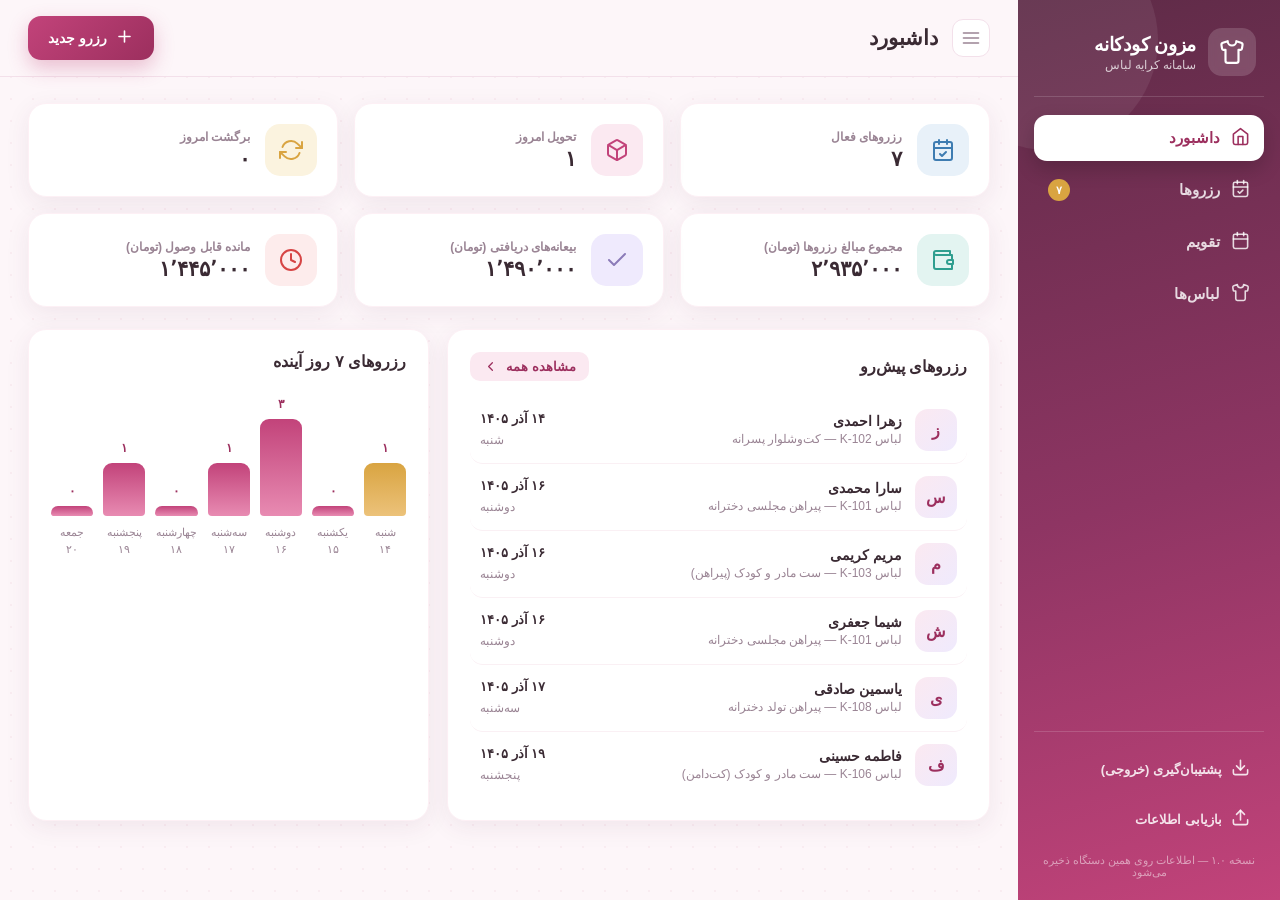
<file: mezon-project/index.html>
<!DOCTYPE html>
<html lang="fa" dir="rtl">
<head>
<meta charset="UTF-8">
<meta name="viewport" content="width=device-width, initial-scale=1.0">
<title>مزون کودکانه | سامانه کرایه لباس</title>
<link rel="stylesheet" href="css/style.css">
</head>
<body>

<div class="app">
  <!-- ============ نوار کناری ============ -->
  <aside class="sidebar" id="sidebar">
    <div class="brand">
      <div class="brand-logo" id="brand-logo"></div>
      <div>
        <h1>مزون کودکانه</h1>
        <p>سامانه کرایه لباس</p>
      </div>
    </div>
    <nav class="nav" id="main-nav">
      <button class="nav-item active" data-view="dashboard"><span data-icon="home"></span> داشبورد</button>
      <button class="nav-item" data-view="reservations"><span data-icon="calendar-check"></span> رزروها <span class="nav-badge" id="nav-res-count">۰</span></button>
      <button class="nav-item" data-view="calendar"><span data-icon="calendar"></span> تقویم</button>
      <button class="nav-item" data-view="inventory"><span data-icon="shirt"></span> لباس‌ها</button>
    </nav>
    <div class="sidebar-footer">
      <button id="btn-backup"><span data-icon="download"></span> پشتیبان‌گیری (خروجی)</button>
      <button id="btn-restore"><span data-icon="upload"></span> بازیابی اطلاعات</button>
      <input type="file" id="file-restore" accept=".json,application/json" hidden>
      <div class="sidebar-ver">نسخه ۱.۰ — اطلاعات روی همین دستگاه ذخیره می‌شود</div>
    </div>
  </aside>
  <div class="overlay" id="overlay"></div>

  <!-- ============ بخش اصلی ============ -->
  <main class="main">
    <header class="topbar">
      <button class="icon-btn menu-btn" id="menu-btn" aria-label="منو"></button>
      <h2 id="page-title">داشبورد</h2>
      <div class="topbar-actions">
        <button class="btn btn-primary" id="btn-new-reservation"><span data-icon="plus"></span> رزرو جدید</button>
      </div>
    </header>
    <div class="content">
      <section id="view-dashboard" class="view"></section>
      <section id="view-reservations" class="view"></section>
      <section id="view-calendar" class="view"></section>
      <section id="view-inventory" class="view"></section>
    </div>
  </main>
</div>

<div id="modal-root"></div>
<div id="toast-root"></div>
<div id="receipt-print"></div>

<script src="js/app.js"></script>
</body>
</html>
</file>
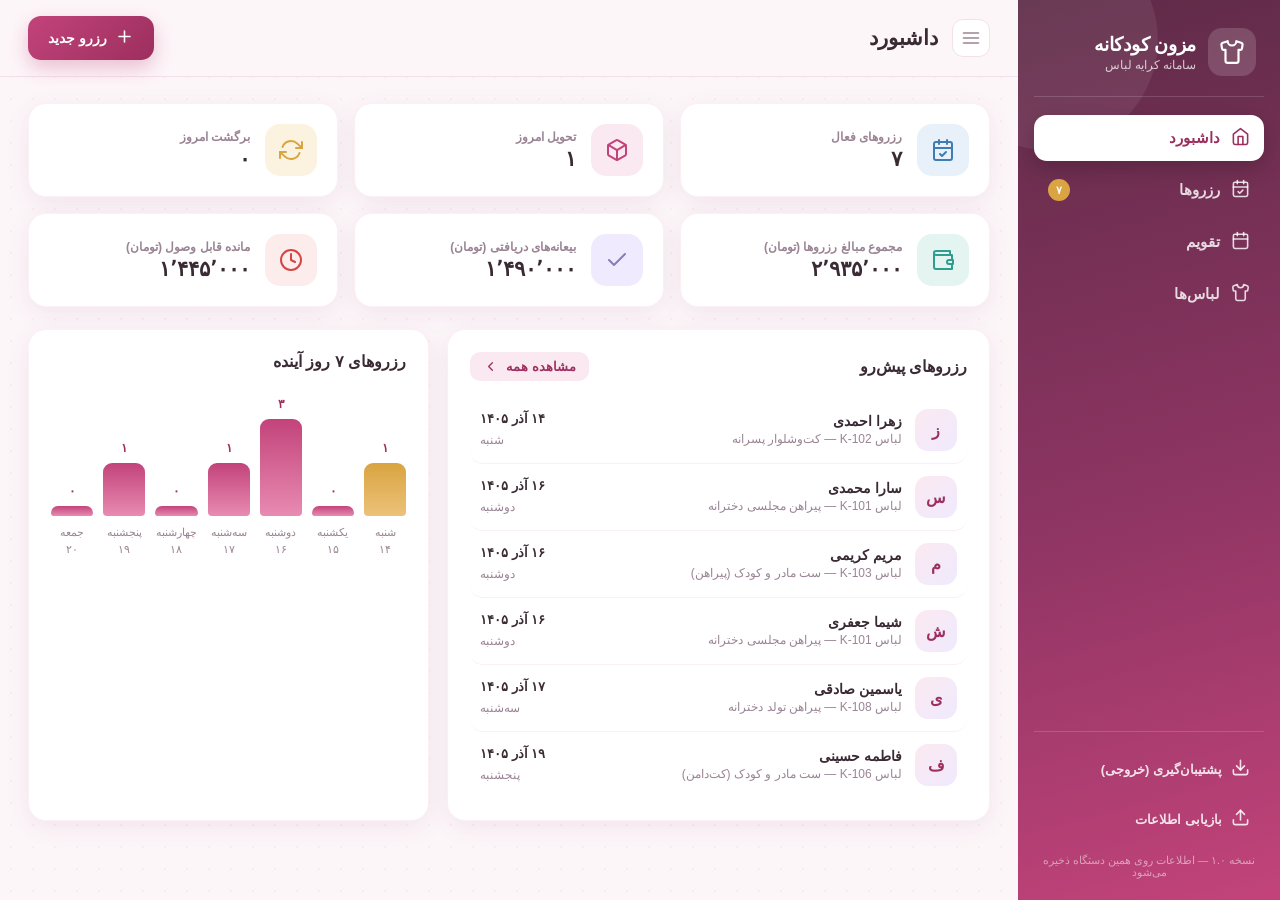
<file: rental-app/index.html>
<!DOCTYPE html>
<html lang="fa" dir="rtl">
<head>
<meta charset="UTF-8">
<meta name="viewport" content="width=device-width, initial-scale=1.0">
<title>مزون کودکانه | سامانه کرایه لباس</title>
<style>
/* ============================================================
   طراحی رابط کاربری — مزون کودکانه
   ============================================================ */
:root{
  --rose:#c2437a; --rose-dark:#9c2f5e; --rose-light:#fbe9f1;
  --plum:#5e2b47; --lav:#8b7bb8; --lav-light:#efeafd;
  --mint:#2f9e8f; --mint-light:#e3f4f1;
  --gold:#d9a441; --gold-light:#fbf3df;
  --blue:#3e7cb1; --blue-light:#e8f1f9;
  --danger:#d64545; --danger-light:#fdecec;
  --bg:#fdf6f9; --card:#ffffff; --ink:#3a2a33; --muted:#9a8494;
  --line:#f3e0ea; --radius:18px;
  --shadow:0 6px 24px rgba(94,43,71,.08);
  --shadow-lg:0 18px 50px rgba(94,43,71,.18);
}
*{margin:0;padding:0;box-sizing:border-box}
html{scroll-behavior:smooth}
body{
  font-family:'Vazirmatn','Segoe UI',Tahoma,sans-serif;
  background:var(--bg); color:var(--ink); min-height:100vh;
  background-image:radial-gradient(rgba(194,67,122,.06) 1px, transparent 1px);
  background-size:22px 22px;
}
button{font-family:inherit;cursor:pointer;border:none;background:none;color:inherit}
input,select,textarea{font-family:inherit;font-size:14px;color:var(--ink)}
.ltr{direction:ltr;unicode-bidi:embed}
::-webkit-scrollbar{width:9px;height:9px}
::-webkit-scrollbar-thumb{background:#e6c6d6;border-radius:99px}
::-webkit-scrollbar-track{background:transparent}

/* ---------- چیدمان کلی ---------- */
.app{display:flex;min-height:100vh}
.sidebar{
  width:262px;position:fixed;inset-inline-start:0;top:0;bottom:0;z-index:60;
  background:linear-gradient(165deg,#5e2b47 0%,#8e3563 55%,#c2437a 100%);
  color:#fff;display:flex;flex-direction:column;padding:22px 16px;
  transition:transform .3s ease;overflow-y:auto;
}
.sidebar::after{content:'';position:absolute;width:220px;height:220px;border-radius:50%;
  background:rgba(255,255,255,.07);top:-70px;inset-inline-end:-80px;pointer-events:none}
.brand{display:flex;align-items:center;gap:12px;padding:6px 8px 20px;border-bottom:1px solid rgba(255,255,255,.15);margin-bottom:18px;position:relative;z-index:1}
.brand-logo{width:48px;height:48px;border-radius:14px;background:rgba(255,255,255,.16);
  display:flex;align-items:center;justify-content:center;flex-shrink:0;backdrop-filter:blur(4px)}
.brand h1{font-size:19px;font-weight:800;letter-spacing:-.3px}
.brand p{font-size:11.5px;opacity:.75;margin-top:2px}
.nav{display:flex;flex-direction:column;gap:6px;position:relative;z-index:1}
.nav-item{
  display:flex;align-items:center;gap:11px;padding:12px 14px;border-radius:13px;
  font-size:14.5px;font-weight:600;color:rgba(255,255,255,.82);text-align:right;width:100%;
  transition:all .2s;
}
.nav-item:hover{background:rgba(255,255,255,.12);color:#fff}
.nav-item.active{background:#fff;color:var(--rose-dark);box-shadow:0 8px 20px rgba(0,0,0,.18)}
.nav-item svg{flex-shrink:0}
.nav-badge{margin-inline-start:auto;background:var(--gold);color:#fff;font-size:11px;font-weight:800;
  min-width:22px;height:22px;border-radius:99px;display:flex;align-items:center;justify-content:center;padding:0 6px}
.nav-item.active .nav-badge{background:var(--rose);color:#fff}
.sidebar-footer{margin-top:auto;padding-top:16px;border-top:1px solid rgba(255,255,255,.15);display:flex;flex-direction:column;gap:8px;position:relative;z-index:1}
.sidebar-footer button{display:flex;align-items:center;gap:9px;padding:10px 14px;border-radius:11px;
  font-size:13px;font-weight:600;color:rgba(255,255,255,.85);transition:all .2s;text-align:right}
.sidebar-footer button:hover{background:rgba(255,255,255,.12);color:#fff}
.sidebar-ver{text-align:center;font-size:10.5px;opacity:.5;margin-top:6px}
.main{flex:1;margin-inline-start:262px;min-width:0;display:flex;flex-direction:column}
.topbar{
  position:sticky;top:0;z-index:50;background:rgba(253,246,249,.88);backdrop-filter:blur(10px);
  display:flex;align-items:center;gap:14px;padding:16px 28px;border-bottom:1px solid var(--line);
}
.topbar h2{font-size:21px;font-weight:800}
.topbar-actions{margin-inline-start:auto;display:flex;gap:10px;align-items:center}
.menu-btn{display:none}
.content{padding:26px 28px 60px;max-width:1280px;width:100%;margin:0 auto}
.view{display:none;animation:fadeUp .35s ease}
.view.active{display:block}
@keyframes fadeUp{from{opacity:0;transform:translateY(10px)}to{opacity:1;transform:none}}
.overlay{position:fixed;inset:0;background:rgba(58,42,51,.45);z-index:55;display:none;backdrop-filter:blur(2px)}

/* ---------- دکمه‌ها ---------- */
.btn{display:inline-flex;align-items:center;gap:8px;padding:11px 20px;border-radius:13px;
  font-size:14px;font-weight:700;transition:all .2s;white-space:nowrap}
.btn-primary{background:linear-gradient(135deg,var(--rose),var(--rose-dark));color:#fff;
  box-shadow:0 8px 20px rgba(194,67,122,.32)}
.btn-primary:hover{transform:translateY(-2px);box-shadow:0 12px 26px rgba(194,67,122,.4)}
.btn-ghost{background:var(--rose-light);color:var(--rose-dark)}
.btn-ghost:hover{background:#f8d9e7}
.btn-outline{border:1.5px solid var(--line);background:#fff;color:var(--ink)}
.btn-outline:hover{border-color:var(--rose);color:var(--rose-dark)}
.btn-danger{background:var(--danger-light);color:var(--danger)}
.btn-danger:hover{background:#fbdcdc}
.btn-sm{padding:7px 13px;font-size:12.5px;border-radius:10px}
.icon-btn{width:38px;height:38px;border-radius:11px;display:inline-flex;align-items:center;justify-content:center;
  background:#fff;border:1px solid var(--line);color:var(--muted);transition:all .2s;flex-shrink:0}
.icon-btn:hover{color:var(--rose-dark);border-color:var(--rose);transform:translateY(-1px)}
.icon-btn.danger:hover{color:var(--danger);border-color:var(--danger)}

/* ---------- کارت‌ها و آمار ---------- */
.stats-grid{display:grid;grid-template-columns:repeat(3,1fr);gap:16px;margin-bottom:22px}
.stat-card{background:var(--card);border-radius:var(--radius);padding:20px;box-shadow:var(--shadow);
  display:flex;align-items:center;gap:15px;border:1px solid #fdf0f5;transition:transform .2s}
.stat-card:hover{transform:translateY(-3px)}
.stat-icon{width:52px;height:52px;border-radius:15px;display:flex;align-items:center;justify-content:center;flex-shrink:0}
.stat-icon.blue{background:var(--blue-light);color:var(--blue)}
.stat-icon.rose{background:var(--rose-light);color:var(--rose)}
.stat-icon.gold{background:var(--gold-light);color:var(--gold)}
.stat-icon.mint{background:var(--mint-light);color:var(--mint)}
.stat-icon.lav{background:var(--lav-light);color:var(--lav)}
.stat-icon.danger{background:var(--danger-light);color:var(--danger)}
.stat-info small{display:block;font-size:12px;color:var(--muted);font-weight:600;margin-bottom:3px}
.stat-info strong{font-size:21px;font-weight:800}
.grid-2{display:grid;grid-template-columns:1.15fr .85fr;gap:18px}
.card{background:var(--card);border-radius:var(--radius);padding:22px;box-shadow:var(--shadow);border:1px solid #fdf0f5}
.card-head{display:flex;align-items:center;justify-content:space-between;margin-bottom:16px}
.card-head h3{font-size:16px;font-weight:800}
.upcoming-row{display:flex;align-items:center;gap:13px;padding:12px 10px;border-radius:13px;cursor:pointer;transition:background .2s;border-bottom:1px solid #faf0f4}
.upcoming-row:last-child{border-bottom:none}
.upcoming-row:hover{background:var(--rose-light)}
.upcoming-avatar{width:42px;height:42px;border-radius:13px;background:linear-gradient(135deg,var(--rose-light),var(--lav-light));
  color:var(--rose-dark);display:flex;align-items:center;justify-content:center;font-weight:800;font-size:16px;flex-shrink:0}
.upcoming-info{flex:1;min-width:0}
.upcoming-info strong{display:block;font-size:14px}
.upcoming-info span{font-size:12px;color:var(--muted)}
.upcoming-date{text-align:left;font-size:12px;color:var(--muted);line-height:1.7}
.upcoming-date b{color:var(--ink);font-size:12.5px}

/* نمودار میله‌ای */
.chart{display:flex;align-items:flex-end;gap:10px;height:170px;padding-top:10px}
.chart-col{flex:1;display:flex;flex-direction:column;align-items:center;gap:8px;height:100%;justify-content:flex-end}
.chart-bar{width:100%;max-width:44px;border-radius:9px 9px 4px 4px;background:linear-gradient(180deg,var(--rose),#e88bb2);
  min-height:6px;position:relative;transition:height .5s ease}
.chart-bar.today{background:linear-gradient(180deg,var(--gold),#ecc27a)}
.chart-count{font-size:12px;font-weight:800;color:var(--rose-dark)}
.chart-label{font-size:11px;color:var(--muted);text-align:center;line-height:1.5}

/* ---------- نوار ابزار و جدول ---------- */
.toolbar{display:flex;flex-wrap:wrap;gap:10px;margin-bottom:18px;align-items:center}
.search-box{position:relative;flex:1;min-width:230px}
.search-box svg{position:absolute;inset-inline-start:13px;top:50%;transform:translateY(-50%);color:var(--muted)}
.search-box input{width:100%;padding:12px 42px 12px 14px;border-radius:13px;border:1.5px solid var(--line);
  background:#fff;transition:all .2s;outline:none}
.search-box input:focus{border-color:var(--rose);box-shadow:0 0 0 4px rgba(194,67,122,.1)}
.filter-select{padding:12px 14px;border-radius:13px;border:1.5px solid var(--line);background:#fff;outline:none;cursor:pointer}
.filter-select:focus{border-color:var(--rose)}
.table-wrap{background:var(--card);border-radius:var(--radius);box-shadow:var(--shadow);border:1px solid #fdf0f5;overflow-x:auto}
table{width:100%;border-collapse:collapse;min-width:900px}
thead th{background:#fdf2f7;padding:14px 16px;font-size:12.5px;font-weight:800;color:var(--plum);text-align:right;white-space:nowrap;border-bottom:2px solid var(--line)}
tbody td{padding:14px 16px;font-size:13.5px;border-bottom:1px solid #faf0f4;vertical-align:middle;white-space:nowrap}
tbody tr{transition:background .15s}
tbody tr:hover{background:#fff7fa}
tbody tr:last-child td{border-bottom:none}
.cell-customer strong{display:block;font-size:14px}
.cell-customer span{font-size:12px;color:var(--muted)}
.cell-sub{display:block;font-size:11.5px;color:var(--muted);margin-top:2px}
.code-chip{display:inline-block;background:var(--lav-light);color:#5f4f96;font-weight:800;font-size:12px;
  padding:4px 10px;border-radius:8px;letter-spacing:.5px}
.money{font-weight:700}
.money.remaining{color:var(--danger)}
.money.zero{color:var(--mint)}
.badge{display:inline-flex;align-items:center;gap:5px;padding:5px 11px;border-radius:99px;font-size:11.5px;font-weight:700}
.badge.reserved{background:var(--blue-light);color:var(--blue)}
.badge.delivered{background:var(--lav-light);color:#6a57a8}
.badge.returned{background:var(--mint-light);color:var(--mint)}
.badge.cancelled{background:#f0eef0;color:#8a7a83}
.badge.conflict{background:var(--danger-light);color:var(--danger);animation:pulse 1.6s infinite}
.badge.paid{background:var(--mint-light);color:var(--mint)}
.badge.partial{background:var(--gold-light);color:#b07d1e}
.badge.unpaid{background:var(--danger-light);color:var(--danger)}
@keyframes pulse{0%,100%{transform:scale(1)}50%{transform:scale(1.06)}}
.row-actions{display:flex;gap:6px}
.empty-state{text-align:center;padding:52px 20px;color:var(--muted)}
.empty-state svg{opacity:.35;margin-bottom:14px}
.empty-state p{font-size:14.5px;font-weight:600}

/* ---------- تقویم ---------- */
.cal-head{display:flex;align-items:center;justify-content:space-between;margin-bottom:18px;flex-wrap:wrap;gap:12px}
.cal-title{font-size:19px;font-weight:800}
.cal-grid{display:grid;grid-template-columns:repeat(7,1fr);gap:8px}
.cal-weekday{text-align:center;font-size:12.5px;font-weight:800;color:var(--plum);padding:8px 0}
.cal-weekday.friday{color:var(--danger)}
.cal-day{background:#fff;border:1.5px solid #f7e7ef;border-radius:14px;min-height:96px;padding:8px;cursor:pointer;
  transition:all .2s;position:relative;overflow:hidden}
.cal-day:hover{border-color:var(--rose);transform:translateY(-2px);box-shadow:var(--shadow)}
.cal-day.empty{background:transparent;border:none;cursor:default;pointer-events:none}
.cal-day.today{border-color:var(--gold);background:var(--gold-light)}
.cal-day.conflict{border-color:var(--danger);background:#fff5f5}
.cal-day-num{font-size:13px;font-weight:800;display:inline-flex;width:26px;height:26px;align-items:center;justify-content:center;border-radius:8px}
.cal-day.today .cal-day-num{background:var(--gold);color:#fff}
.cal-chips{display:flex;flex-direction:column;gap:4px;margin-top:5px}
.cal-chip{font-size:10.5px;font-weight:700;padding:3px 7px;border-radius:7px;white-space:nowrap;overflow:hidden;text-overflow:ellipsis}
.cal-chip.reserved{background:var(--blue-light);color:var(--blue)}
.cal-chip.delivered{background:var(--lav-light);color:#6a57a8}
.cal-chip.returned{background:var(--mint-light);color:var(--mint)}
.cal-chip.cancelled{background:#f0eef0;color:#8a7a83;text-decoration:line-through}
.cal-more{font-size:10px;color:var(--muted);font-weight:700;padding-inline-start:4px}

/* ---------- لباس‌ها ---------- */
.clothes-grid{display:grid;grid-template-columns:repeat(auto-fill,minmax(250px,1fr));gap:16px}
.cloth-card{background:var(--card);border-radius:var(--radius);padding:20px;box-shadow:var(--shadow);
  border:1px solid #fdf0f5;transition:transform .2s;position:relative;overflow:hidden}
.cloth-card::before{content:'';position:absolute;top:0;inset-inline:0;height:4px;background:linear-gradient(90deg,var(--rose),var(--lav))}
.cloth-card:hover{transform:translateY(-4px)}
.cloth-top{display:flex;align-items:flex-start;justify-content:space-between;margin-bottom:12px}
.cloth-name{font-size:15px;font-weight:800;margin:8px 0 4px}
.cloth-meta{font-size:12.5px;color:var(--muted);line-height:2}
.cloth-price{font-size:15px;font-weight:800;color:var(--rose-dark);margin-top:8px}
.cloth-actions{display:flex;gap:6px;margin-top:14px;padding-top:14px;border-top:1px solid #faf0f4}
.cloth-actions .btn{flex:1;justify-content:center}
.badge.ready{background:var(--mint-light);color:var(--mint)}
.badge.cleaning{background:var(--gold-light);color:#b07d1e}
.badge.repair{background:var(--danger-light);color:var(--danger)}

/* ---------- مودال ---------- */
.modal-backdrop{position:fixed;inset:0;background:rgba(58,42,51,.5);backdrop-filter:blur(4px);z-index:100;
  display:flex;align-items:center;justify-content:center;padding:18px;animation:fadeIn .2s ease}
@keyframes fadeIn{from{opacity:0}to{opacity:1}}
.modal{background:#fff;border-radius:22px;width:100%;max-width:640px;max-height:92vh;overflow-y:auto;
  box-shadow:var(--shadow-lg);animation:popIn .28s cubic-bezier(.34,1.4,.64,1)}
.modal.wide{max-width:760px}
@keyframes popIn{from{opacity:0;transform:scale(.94) translateY(14px)}to{opacity:1;transform:none}}
.modal-head{display:flex;align-items:center;justify-content:space-between;padding:22px 24px 0}
.modal-head h3{font-size:18px;font-weight:800}
.modal-body{padding:20px 24px}
.modal-foot{display:flex;gap:10px;padding:0 24px 24px;justify-content:flex-end;flex-wrap:wrap}
.form-grid{display:grid;grid-template-columns:1fr 1fr;gap:14px}
.field{display:flex;flex-direction:column;gap:7px}
.field.full{grid-column:1/-1}
.field label{font-size:12.5px;font-weight:700;color:var(--plum)}
.field label .req{color:var(--danger)}
.field input,.field select,.field textarea{
  padding:11px 13px;border-radius:12px;border:1.5px solid var(--line);background:#fffdfd;outline:none;transition:all .2s;width:100%}
.field input:focus,.field select:focus,.field textarea:focus{border-color:var(--rose);box-shadow:0 0 0 4px rgba(194,67,122,.1)}
.field textarea{resize:vertical;min-height:70px}
.field .hint{font-size:11px;color:var(--muted)}
.field .error-msg{font-size:11.5px;color:var(--danger);font-weight:600;display:none}
.field.invalid input{border-color:var(--danger)}
.field.invalid .error-msg{display:block}
.jalali-picker{display:flex;gap:8px}
.jalali-picker select{flex:1;padding:11px 8px;border-radius:12px;border:1.5px solid var(--line);background:#fffdfd;outline:none;cursor:pointer;text-align:center}
.jalali-picker select:focus{border-color:var(--rose)}
.calc-box{background:linear-gradient(135deg,var(--rose-light),var(--lav-light));border-radius:15px;padding:16px 18px;margin-top:16px}
.calc-row{display:flex;justify-content:space-between;font-size:13.5px;padding:5px 0;color:var(--plum)}
.calc-row.total{font-weight:800;font-size:15px;border-top:1px dashed rgba(94,43,71,.25);margin-top:6px;padding-top:10px}
.calc-row.remaining b{color:var(--danger)}
.conflict-box{background:var(--danger-light);border:1.5px solid #f5c2c2;border-radius:14px;padding:14px 16px;margin-top:14px;display:none}
.conflict-box.show{display:block;animation:fadeUp .3s ease}
.conflict-box h4{color:var(--danger);font-size:13.5px;display:flex;align-items:center;gap:7px;margin-bottom:8px}
.conflict-box ul{list-style:none;font-size:12.5px;color:#8a3a3a;line-height:2}
.ok-box{background:var(--mint-light);border:1.5px solid #bfe6df;border-radius:14px;padding:12px 16px;margin-top:14px;
  display:none;font-size:13px;color:#1f6f64;font-weight:700;align-items:center;gap:8px}
.ok-box.show{display:flex}

/* جزئیات رزرو */
.detail-grid{display:grid;grid-template-columns:1fr 1fr;gap:12px}
.detail-item{background:#fff7fa;border-radius:13px;padding:13px 15px}
.detail-item small{display:block;font-size:11px;color:var(--muted);font-weight:700;margin-bottom:4px}
.detail-item strong{font-size:14px}
.progress-wrap{margin-top:16px}
.progress-bar{height:12px;background:#f3e0ea;border-radius:99px;overflow:hidden}
.progress-fill{height:100%;background:linear-gradient(90deg,var(--mint),#5cc9bb);border-radius:99px;transition:width .5s ease}
.progress-labels{display:flex;justify-content:space-between;font-size:12px;color:var(--muted);margin-top:7px;font-weight:600}
.status-actions{display:flex;gap:8px;flex-wrap:wrap;margin-top:18px}
.day-res-row{display:flex;align-items:center;gap:12px;padding:13px;border:1.5px solid #f7e7ef;border-radius:14px;margin-bottom:10px;cursor:pointer;transition:all .2s}
.day-res-row:hover{border-color:var(--rose);background:#fff7fa}

/* ---------- اعلان (Toast) ---------- */
#toast-root{position:fixed;bottom:22px;inset-inline-start:22px;z-index:200;display:flex;flex-direction:column;gap:10px}
.toast{background:var(--plum);color:#fff;padding:14px 20px;border-radius:14px;font-size:13.5px;font-weight:700;
  box-shadow:var(--shadow-lg);display:flex;align-items:center;gap:10px;animation:toastIn .3s ease;max-width:340px}
.toast.success{background:var(--mint)}
.toast.error{background:var(--danger)}
@keyframes toastIn{from{opacity:0;transform:translateY(16px)}to{opacity:1;transform:none}}

/* ---------- رسید چاپ ---------- */
#receipt-print{display:none}
.receipt{max-width:640px;margin:0 auto;border:2px solid var(--plum);border-radius:16px;padding:28px;font-family:inherit}
.receipt h2{text-align:center;font-size:22px;color:var(--plum);margin-bottom:4px}
.receipt .r-sub{text-align:center;color:var(--muted);font-size:13px;margin-bottom:20px}
.receipt table{width:100%;border-collapse:collapse;min-width:0}
.receipt td{border:1px solid var(--line);padding:10px 13px;font-size:13.5px}
.receipt td:first-child{background:#fdf2f7;font-weight:700;width:38%}
.receipt .r-sign{display:flex;justify-content:space-between;margin-top:34px;font-size:13px;color:var(--muted)}
@media print{
  body>*:not(#receipt-print){display:none!important}
  #receipt-print{display:block!important}
}

/* ---------- واکنش‌گرا ---------- */
@media (max-width:1100px){
  .stats-grid{grid-template-columns:repeat(2,1fr)}
  .grid-2{grid-template-columns:1fr}
}
@media (max-width:860px){
  .sidebar{transform:translateX(105%)}
  .sidebar.open{transform:none;box-shadow:var(--shadow-lg)}
  .overlay.show{display:block}
  .main{margin-inline-start:0}
  .menu-btn{display:inline-flex}
  .content{padding:18px 14px 50px}
  .topbar{padding:13px 16px}
  .topbar h2{font-size:17px}
}
@media (max-width:640px){
  .stats-grid{grid-template-columns:1fr 1fr;gap:10px}
  .stat-card{padding:14px;flex-direction:column;align-items:flex-start;gap:9px}
  .stat-info strong{font-size:16px}
  .form-grid,.detail-grid{grid-template-columns:1fr}
  .cal-day{min-height:64px;padding:5px}
  .cal-chip{display:none}
  .cal-day.has-res .cal-day-num::after{content:'';display:block;width:6px;height:6px;border-radius:50%;background:var(--rose);margin:2px auto 0}
  .btn{padding:10px 15px;font-size:13px}
}
</style>
</head>
<body>

<div class="app">
  <!-- ============ نوار کناری ============ -->
  <aside class="sidebar" id="sidebar">
    <div class="brand">
      <div class="brand-logo" id="brand-logo"></div>
      <div>
        <h1>مزون کودکانه</h1>
        <p>سامانه کرایه لباس</p>
      </div>
    </div>
    <nav class="nav" id="main-nav">
      <button class="nav-item active" data-view="dashboard"><span data-icon="home"></span> داشبورد</button>
      <button class="nav-item" data-view="reservations"><span data-icon="calendar-check"></span> رزروها <span class="nav-badge" id="nav-res-count">۰</span></button>
      <button class="nav-item" data-view="calendar"><span data-icon="calendar"></span> تقویم</button>
      <button class="nav-item" data-view="inventory"><span data-icon="shirt"></span> لباس‌ها</button>
    </nav>
    <div class="sidebar-footer">
      <button id="btn-backup"><span data-icon="download"></span> پشتیبان‌گیری (خروجی)</button>
      <button id="btn-restore"><span data-icon="upload"></span> بازیابی اطلاعات</button>
      <input type="file" id="file-restore" accept=".json,application/json" hidden>
      <div class="sidebar-ver">نسخه ۱.۰ — اطلاعات روی همین دستگاه ذخیره می‌شود</div>
    </div>
  </aside>
  <div class="overlay" id="overlay"></div>

  <!-- ============ بخش اصلی ============ -->
  <main class="main">
    <header class="topbar">
      <button class="icon-btn menu-btn" id="menu-btn" aria-label="منو"></button>
      <h2 id="page-title">داشبورد</h2>
      <div class="topbar-actions">
        <button class="btn btn-primary" id="btn-new-reservation"><span data-icon="plus"></span> رزرو جدید</button>
      </div>
    </header>
    <div class="content">
      <section id="view-dashboard" class="view"></section>
      <section id="view-reservations" class="view"></section>
      <section id="view-calendar" class="view"></section>
      <section id="view-inventory" class="view"></section>
    </div>
  </main>
</div>

<div id="modal-root"></div>
<div id="toast-root"></div>
<div id="receipt-print"></div>

<script>
'use strict';
/* ============================================================================
   سامانه کرایه لباس کودک — معماری بر اساس اصول SOLID
   ----------------------------------------------------------------------------
   ۱) StorageService      — تنها مسئول ذخیره‌سازی (SRP)
   ۲) JalaliDateService   — تنها مسئول تبدیل و قالب‌بندی تاریخ شمسی (SRP)
   ۳) Repository ها       — دسترسی به داده (OCP: بدون تغییر در منطق کسب‌وکار)
   ۴) Service ها          — منطق کسب‌وکار: محاسبه مبالغ، تشخیص تداخل، جستجو (SRP)
   ۵) View ها             — فقط نمایش و رویدادهای UI (DIP: وابسته به Service)
   ۶) App                 — ریشه ترکیب (Composition Root) و تزریق وابستگی‌ها
   ============================================================================ */

/* ---------------- ابزارهای عمومی ---------------- */
const $  = (sel, el = document) => el.querySelector(sel);
const $$ = (sel, el = document) => [...el.querySelectorAll(sel)];
const toFa = n => String(n).replace(/\d/g, d => '۰۱۲۳۴۵۶۷۸۹'[d]);
const fmtMoney = n => toFa(Number(n || 0).toLocaleString('fa-IR'));
const uid = () => Date.now().toString(36) + Math.random().toString(36).slice(2, 8);
const BOUTIQUE_NAME = 'مزون کودکانه';

function toISO(d){ return `${d.getFullYear()}-${String(d.getMonth()+1).padStart(2,'0')}-${String(d.getDate()).padStart(2,'0')}`; }
function todayISO(){ return toISO(new Date()); }
function addDaysISO(iso, days){ const d = new Date(iso + 'T12:00:00'); d.setDate(d.getDate() + days); return toISO(d); }
function download(blob, filename){
  const a = document.createElement('a');
  a.href = URL.createObjectURL(blob); a.download = filename; a.click();
  setTimeout(() => URL.revokeObjectURL(a.href), 1500);
}
const esc = s => String(s ?? '').replace(/[&<>"']/g, c => ({'&':'&amp;','<':'&lt;','>':'&gt;','"':'&quot;',"'":'&#39;'}[c]));

/* ---------------- الگوریتم تقویم شمسی (جلالی) ---------------- */
function div(a, b){ return Math.trunc(a / b); }
function jalCal(jy){
  const breaks = [-61,9,38,199,426,686,756,818,1111,1181,1210,1635,2060,2097,2192,2262,2324,2394,2456,3178];
  const bl = breaks.length;
  let gy = jy + 621, leapJ = -14, jp = breaks[0], jump = 0;
  if (jy < jp || jy >= breaks[bl - 1]) throw new Error('Invalid Jalaali year ' + jy);
  for (let i = 1; i < bl; i++){
    const jm = breaks[i]; jump = jm - jp;
    if (jy < jm) break;
    leapJ = leapJ + div(jump, 33) * 8 + div(jump % 33, 4); jp = jm;
  }
  let n = jy - jp;
  leapJ = leapJ + div(n, 33) * 8 + div(n % 33 + 3, 4);
  if (jump % 33 === 4 && jump - n === 4) leapJ += 1;
  const leapG = div(gy, 4) - div((div(gy, 100) + 1) * 3, 4) - 150;
  const march = 20 + leapJ - leapG;
  if (jump - n < 6) n = n - jump + div(jump + 4, 33) * 33;
  let leap = (((n + 1) % 33) - 1) % 4;
  if (leap === -1) leap = 4;
  return { leap, gy, march };
}
/* شماره روز ژولیوس برای تاریخ میلادی (فرمول Fliegel–Van Flandern) */
function gregorianToDayNumber(gy, gm, gd){
  const a = div(14 - gm, 12);
  const y = gy + 4800 - a;
  const m = gm + 12 * a - 3;
  return gd + div(153 * m + 2, 5) + 365 * y + div(y, 4) - div(y, 100) + div(y, 400) - 32045;
}
/* شماره روزِ اول فروردین سال شمسی jy */
function farvardin1DayNumber(jy){
  const r = jalCal(jy);
  return gregorianToDayNumber(r.gy, 3, r.march);
}
/* تبدیل میلادی به شمسی */
function gregorianToJalali(gy, gm, gd){
  const dn = gregorianToDayNumber(gy, gm, gd);
  let jy = gy - 621;
  while (dn < farvardin1DayNumber(jy)) jy--;
  while (dn >= farvardin1DayNumber(jy + 1)) jy++;
  const offset = dn - farvardin1DayNumber(jy); // روز صفرم = اول فروردین
  let jm, jd;
  if (offset <= 185){ jm = 1 + div(offset, 31); jd = (offset % 31) + 1; }
  else { const k = offset - 186; jm = 7 + div(k, 30); jd = (k % 30) + 1; }
  return { jy, jm, jd };
}
/* تبدیل شمسی به میلادی */
function jalaliToGregorian(jy, jm, jd){
  const r = jalCal(jy);
  const offset = (jm - 1) * 31 - div(jm, 7) * (jm - 7) + (jd - 1);
  const d = new Date(r.gy, 2, r.march + offset); // ماه مارس = ایندکس ۲
  return { gy: d.getFullYear(), gm: d.getMonth() + 1, gd: d.getDate() };
}

/* ---------------- سرویس تاریخ شمسی ---------------- */
class JalaliDateService {
  static MONTHS = ['فروردین','اردیبهشت','خرداد','تیر','مرداد','شهریور','مهر','آبان','آذر','دی','بهمن','اسفند'];
  static WEEKDAYS = ['شنبه','یکشنبه','دوشنبه','سه‌شنبه','چهارشنبه','پنجشنبه','جمعه'];

  static isLeap(jy){ return jalCal(jy).leap === 0; }
  static monthLength(jy, jm){ return jm <= 6 ? 31 : jm <= 11 ? 30 : (this.isLeap(jy) ? 30 : 29); }
  static toGregorian(jy, jm, jd){ return jalaliToGregorian(jy, jm, jd); }
  static fromGregorian(gy, gm, gd){ return gregorianToJalali(gy, gm, gd); }
  static isoToJalali(iso){ const [gy, gm, gd] = iso.split('-').map(Number); return this.fromGregorian(gy, gm, gd); }
  static jalaliToISO(jy, jm, jd){
    const g = this.toGregorian(jy, jm, jd);
    return `${g.gy}-${String(g.gm).padStart(2,'0')}-${String(g.gd).padStart(2,'0')}`;
  }
  static weekdayIndex(iso){ return (new Date(iso + 'T12:00:00').getDay() + 1) % 7; } // شنبه = ۰
  static format(iso){
    if (!iso) return '—';
    const { jy, jm, jd } = this.isoToJalali(iso);
    return `${this.WEEKDAYS[this.weekdayIndex(iso)]} ${toFa(jd)} ${this.MONTHS[jm-1]} ${toFa(jy)}`;
  }
  static formatShort(iso){
    if (!iso) return '—';
    const { jy, jm, jd } = this.isoToJalali(iso);
    return `${toFa(jd)} ${this.MONTHS[jm-1]} ${toFa(jy)}`;
  }
  static todayJalali(){ const t = new Date(); return this.fromGregorian(t.getFullYear(), t.getMonth()+1, t.getDate()); }
}

/* ---------------- آیکون‌ها (SVG داخلی، بدون وابستگی خارجی) ---------------- */
const ICONS = {
  home:'<path d="M3 9l9-7 9 7v11a2 2 0 0 1-2 2H5a2 2 0 0 1-2-2z"/><polyline points="9 22 9 12 15 12 15 22"/>',
  calendar:'<rect x="3" y="4" width="18" height="18" rx="2"/><line x1="16" y1="2" x2="16" y2="6"/><line x1="8" y1="2" x2="8" y2="6"/><line x1="3" y1="10" x2="21" y2="10"/>',
  'calendar-check':'<rect x="3" y="4" width="18" height="18" rx="2"/><line x1="16" y1="2" x2="16" y2="6"/><line x1="8" y1="2" x2="8" y2="6"/><line x1="3" y1="10" x2="21" y2="10"/><polyline points="9 16 11 18 15 14"/>',
  shirt:'<path d="M20.38 3.46L16 2a4 4 0 0 1-8 0L3.62 3.46a2 2 0 0 0-1.34 2.23l.58 3.47a1 1 0 0 0 .99.84H6v10a2 2 0 0 0 2 2h8a2 2 0 0 0 2-2V10h2.15a1 1 0 0 0 .99-.84l.58-3.47a2 2 0 0 0-1.34-2.23z"/>',
  plus:'<line x1="12" y1="5" x2="12" y2="19"/><line x1="5" y1="12" x2="19" y2="12"/>',
  search:'<circle cx="11" cy="11" r="8"/><line x1="21" y1="21" x2="16.65" y2="16.65"/>',
  edit:'<path d="M17 3a2.828 2.828 0 1 1 4 4L7.5 20.5 2 22l1.5-5.5L17 3z"/>',
  trash:'<polyline points="3 6 5 6 21 6"/><path d="M19 6v14a2 2 0 0 1-2 2H7a2 2 0 0 1-2-2V6m3 0V4a2 2 0 0 1 2-2h4a2 2 0 0 1 2 2v2"/>',
  eye:'<path d="M1 12s4-8 11-8 11 8 11 8-4 8-11 8-11-8-11-8z"/><circle cx="12" cy="12" r="3"/>',
  printer:'<polyline points="6 9 6 2 18 2 18 9"/><path d="M6 18H4a2 2 0 0 1-2-2v-5a2 2 0 0 1 2-2h16a2 2 0 0 1 2 2v5a2 2 0 0 1-2 2h-2"/><rect x="6" y="14" width="12" height="8"/>',
  download:'<path d="M21 15v4a2 2 0 0 1-2 2H5a2 2 0 0 1-2-2v-4"/><polyline points="7 10 12 15 17 10"/><line x1="12" y1="15" x2="12" y2="3"/>',
  upload:'<path d="M21 15v4a2 2 0 0 1-2 2H5a2 2 0 0 1-2-2v-4"/><polyline points="17 8 12 3 7 8"/><line x1="12" y1="3" x2="12" y2="15"/>',
  x:'<line x1="18" y1="6" x2="6" y2="18"/><line x1="6" y1="6" x2="18" y2="18"/>',
  check:'<polyline points="20 6 9 17 4 12"/>',
  alert:'<path d="M10.29 3.86L1.82 18a2 2 0 0 0 1.71 3h16.94a2 2 0 0 0 1.71-3L13.71 3.86a2 2 0 0 0-3.42 0z"/><line x1="12" y1="9" x2="12" y2="13"/><line x1="12" y1="17" x2="12.01" y2="17"/>',
  menu:'<line x1="3" y1="6" x2="21" y2="6"/><line x1="3" y1="12" x2="21" y2="12"/><line x1="3" y1="18" x2="21" y2="18"/>',
  'chevron-right':'<polyline points="9 18 15 12 9 6"/>',
  'chevron-left':'<polyline points="15 18 9 12 15 6"/>',
  phone:'<path d="M22 16.92v3a2 2 0 0 1-2.18 2 19.79 19.79 0 0 1-8.63-3.07 19.5 19.5 0 0 1-6-6 19.79 19.79 0 0 1-3.07-8.67A2 2 0 0 1 4.11 2h3a2 2 0 0 1 2 1.72c.127.96.361 1.903.7 2.81a2 2 0 0 1-.45 2.11L8.09 9.91a16 16 0 0 0 6 6l1.27-1.27a2 2 0 0 1 2.11-.45c.907.339 1.85.573 2.81.7A2 2 0 0 1 22 16.92z"/>',
  user:'<path d="M20 21v-2a4 4 0 0 0-4-4H8a4 4 0 0 0-4 4v2"/><circle cx="12" cy="7" r="4"/>',
  tag:'<path d="M20.59 13.41l-7.17 7.17a2 2 0 0 1-2.83 0L2 12V2h10l8.59 8.59a2 2 0 0 1 0 2.82z"/><line x1="7" y1="7" x2="7.01" y2="7"/>',
  clock:'<circle cx="12" cy="12" r="10"/><polyline points="12 6 12 12 16 14"/>',
  refresh:'<polyline points="23 4 23 10 17 10"/><polyline points="1 20 1 14 7 14"/><path d="M3.51 9a9 9 0 0 1 14.85-3.36L23 10M1 14l4.64 4.36A9 9 0 0 0 20.49 15"/>',
  package:'<path d="M21 16V8a2 2 0 0 0-1-1.73l-7-4a2 2 0 0 0-2 0l-7 4A2 2 0 0 0 3 8v8a2 2 0 0 0 1 1.73l7 4a2 2 0 0 0 2 0l7-4A2 2 0 0 0 21 16z"/><polyline points="3.27 6.96 12 12.01 20.73 6.96"/><line x1="12" y1="22.08" x2="12" y2="12"/>',
  wallet:'<path d="M21 12V7H5a2 2 0 0 1 0-4h14v4"/><path d="M3 5v14a2 2 0 0 0 2 2h16v-5"/><path d="M18 12a2 2 0 0 0 0 4h4v-4z"/>',
  sparkles:'<path d="M12 3l1.9 5.8L20 10l-6.1 1.2L12 17l-1.9-5.8L4 10l6.1-1.2L12 3z"/><path d="M19 15l.9 2.6L22.5 18.5l-2.6.9L19 22l-.9-2.6-2.6-.9 2.6-.9L19 15z"/>'
};
function icon(name, size = 20){
  return `<svg width="${size}" height="${size}" viewBox="0 0 24 24" fill="none" stroke="currentColor" stroke-width="2" stroke-linecap="round" stroke-linejoin="round">${ICONS[name] || ''}</svg>`;
}

/* ---------------- ثابت‌های وضعیت ---------------- */
const STATUS_LABELS = { reserved:'رزرو شده', delivered:'تحویل داده شده', returned:'برگردانده شده', cancelled:'لغو شده' };
const CLOTH_STATUS_LABELS = { ready:'آماده', cleaning:'در حال شستشو', repair:'نیاز به تعمیر' };
const CATEGORIES = ['دخترانه','پسرانه','نوزاد','ست مادر و کودک'];

/* ---------------- لایه ذخیره‌سازی (SRP) ---------------- */
class StorageService {
  constructor(key){ this.key = key; }
  load(fallback){
    try { const raw = localStorage.getItem(this.key); return raw ? JSON.parse(raw) : fallback; }
    catch { return fallback; }
  }
  save(data){ localStorage.setItem(this.key, JSON.stringify(data)); }
}

/* ---------------- مخازن داده (Repository) ---------------- */
class ReservationRepository {
  constructor(storage){ this.storage = storage; this.items = storage.load([]); }
  all(){ return [...this.items]; }
  find(id){ return this.items.find(r => r.id === id); }
  add(r){ this.items.push(r); this.persist(); }
  update(id, patch){ const r = this.find(id); if (r) Object.assign(r, patch); this.persist(); }
  remove(id){ this.items = this.items.filter(r => r.id !== id); this.persist(); }
  replaceAll(items){ this.items = items; this.persist(); }
  persist(){ this.storage.save(this.items); }
}
class ClothingRepository {
  constructor(storage){ this.storage = storage; this.items = storage.load([]); }
  all(){ return [...this.items]; }
  find(id){ return this.items.find(c => c.id === id); }
  findByCode(code){ return this.items.find(c => c.code === code); }
  add(c){ this.items.push(c); this.persist(); }
  update(id, patch){ const c = this.find(id); if (c) Object.assign(c, patch); this.persist(); }
  remove(id){ this.items = this.items.filter(c => c.id !== id); this.persist(); }
  replaceAll(items){ this.items = items; this.persist(); }
  persist(){ this.storage.save(this.items); }
}

/* ---------------- منطق کسب‌وکار رزرو (SRP) ---------------- */
class ReservationService {
  static ACTIVE = ['reserved', 'delivered'];
  constructor(repo){ this.repo = repo; }

  /** محاسبه مبلغ کل و مانده — تنها مرجع محاسبه در کل سامانه */
  calculate({ rentalPrice = 0, cleaningCost = 0, deposit = 0 }){
    const totalAmount = (Number(rentalPrice) || 0) + (Number(cleaningCost) || 0);
    return { totalAmount, remaining: totalAmount - (Number(deposit) || 0) };
  }

  /** تشخیص تداخل: یک کد لباس در یک روز برای دو مشتری فعال */
  findConflicts({ clothingCode, reservationDate, excludeId = null }){
    if (!clothingCode || !reservationDate) return [];
    return this.repo.all().filter(r =>
      r.id !== excludeId &&
      r.clothingCode === clothingCode &&
      r.reservationDate === reservationDate &&
      ReservationService.ACTIVE.includes(r.status)
    );
  }
  hasConflict(data){ return this.findConflicts(data).length > 0; }

  create(data){
    const calc = this.calculate(data);
    const r = { id: uid(), createdAt: new Date().toISOString(), ...data, ...calc };
    this.repo.add(r); return r;
  }
  update(id, data){
    const calc = this.calculate(data);
    this.repo.update(id, { ...data, ...calc });
    return this.repo.find(id);
  }
  remove(id){ this.repo.remove(id); }

  /** جستجو و فیلتر ترکیبی: متن آزاد + وضعیت + بازه تاریخ */
  search({ q = '', status = 'all', from = '', to = '' } = {}){
    const query = q.trim().toLowerCase();
    return this.repo.all()
      .filter(r => status === 'all' || r.status === status)
      .filter(r => !from || r.reservationDate >= from)
      .filter(r => !to || r.reservationDate <= to)
      .filter(r => !query ||
        r.customerName.toLowerCase().includes(query) ||
        (r.mobile || '').includes(query) ||
        (r.clothingCode || '').toLowerCase().includes(query) ||
        (r.clothingName || '').toLowerCase().includes(query))
      .sort((a, b) => a.reservationDate.localeCompare(b.reservationDate));
  }

  byDate(iso){ return this.repo.all().filter(r => r.reservationDate === iso && ReservationService.ACTIVE.includes(r.status)); }
  returningOn(iso){ return this.repo.all().filter(r => r.returnDate === iso && r.status === 'delivered'); }
  upcoming(limit = 6){
    return this.repo.all()
      .filter(r => ReservationService.ACTIVE.includes(r.status) && r.reservationDate >= todayISO())
      .sort((a, b) => a.reservationDate.localeCompare(b.reservationDate))
      .slice(0, limit);
  }
  nextDays(n = 7){
    const t = todayISO();
    return Array.from({ length: n }, (_, i) => {
      const iso = addDaysISO(t, i);
      return { iso, count: this.byDate(iso).length };
    });
  }
  stats(){
    const all = this.repo.all().filter(r => r.status !== 'cancelled');
    const active = this.repo.all().filter(r => ReservationService.ACTIVE.includes(r.status));
    return {
      active: active.length,
      totalRevenue: all.reduce((s, r) => s + (r.totalAmount || 0), 0),
      deposits: all.reduce((s, r) => s + (r.deposit || 0), 0),
      outstanding: all.reduce((s, r) => s + Math.max(r.remaining || 0, 0), 0)
    };
  }
}

/* ---------------- منطق کسب‌وکار لباس‌ها ---------------- */
class ClothingService {
  constructor(repo, resService){ this.repo = repo; this.resService = resService; }
  all(){ return this.repo.all(); }
  findByCode(code){ return this.repo.findByCode(code); }
  create(data){ const c = { id: uid(), ...data }; this.repo.add(c); return c; }
  update(id, data){ this.repo.update(id, data); return this.repo.find(id); }
  remove(id){ this.repo.remove(id); }
  reservationsFor(code){
    return this.resService.repo.all()
      .filter(r => r.clothingCode === code)
      .sort((a, b) => b.reservationDate.localeCompare(a.reservationDate));
  }
}

/* ---------------- داده‌های نمونه ---------------- */
function seedClothes(){
  return [
    { code:'K-101', name:'پیراهن مجلسی دخترانه', size:'۴-۵ سال', category:'دخترانه', price:250000, status:'ready' },
    { code:'K-102', name:'کت‌وشلوار پسرانه', size:'۶-۷ سال', category:'پسرانه', price:300000, status:'ready' },
    { code:'K-103', name:'ست مادر و کودک (پیراهن)', size:'مادر M / کودک ۳ سال', category:'ست مادر و کودک', price:450000, status:'ready' },
    { code:'K-104', name:'پیراهن عروسکی نوزاد', size:'۱۲-۱۸ ماه', category:'نوزاد', price:150000, status:'cleaning' },
    { code:'K-105', name:'پیراهن مجلسی دخترانه', size:'۷-۸ سال', category:'دخترانه', price:280000, status:'ready' },
    { code:'K-106', name:'ست مادر و کودک (کت‌دامن)', size:'مادر L / کودک ۵ سال', category:'ست مادر و کودک', price:500000, status:'ready' },
    { code:'K-107', name:'کت‌وشلوار پسرانه', size:'۴-۵ سال', category:'پسرانه', price:270000, status:'ready' },
    { code:'K-108', name:'پیراهن تولد دخترانه', size:'۲-۳ سال', category:'دخترانه', price:200000, status:'ready' },
    { code:'K-109', name:'سرهمی نوزاد مجلسی', size:'۶-۱۲ ماه', category:'نوزاد', price:120000, status:'ready' },
    { code:'K-110', name:'پیراهن مجلسی دخترانه', size:'۹-۱۰ سال', category:'دخترانه', price:320000, status:'repair' }
  ];
}
function seedReservations(){
  const t = todayISO(), d = n => addDaysISO(t, n);
  return [
    { customerName:'سارا محمدی', mobile:'09123456789', clothingCode:'K-101', clothingName:'پیراهن مجلسی دخترانه', size:'۴-۵ سال', reservationDate:d(2), returnDate:d(4), rentalPrice:250000, cleaningCost:30000, deposit:150000, status:'reserved', notes:'مراسم تولد' },
    { customerName:'مریم کریمی', mobile:'09351234567', clothingCode:'K-103', clothingName:'ست مادر و کودک (پیراهن)', size:'مادر M / کودک ۳ سال', reservationDate:d(2), returnDate:d(5), rentalPrice:450000, cleaningCost:50000, deposit:200000, status:'reserved', notes:'' },
    { customerName:'زهرا احمدی', mobile:'09129876543', clothingCode:'K-102', clothingName:'کت‌وشلوار پسرانه', size:'۶-۷ سال', reservationDate:d(0), returnDate:d(2), rentalPrice:300000, cleaningCost:40000, deposit:300000, status:'delivered', notes:'مراسم عروسی' },
    { customerName:'نگار رضایی', mobile:'09031234567', clothingCode:'K-105', clothingName:'پیراهن مجلسی دخترانه', size:'۷-۸ سال', reservationDate:d(-1), returnDate:d(1), rentalPrice:280000, cleaningCost:30000, deposit:100000, status:'delivered', notes:'' },
    { customerName:'فاطمه حسینی', mobile:'09127654321', clothingCode:'K-106', clothingName:'ست مادر و کودک (کت‌دامن)', size:'مادر L / کودک ۵ سال', reservationDate:d(5), returnDate:d(7), rentalPrice:500000, cleaningCost:60000, deposit:250000, status:'reserved', notes:'عکاسی آتلیه' },
    { customerName:'یاسمین صادقی', mobile:'09359876543', clothingCode:'K-108', clothingName:'پیراهن تولد دخترانه', size:'۲-۳ سال', reservationDate:d(3), returnDate:d(4), rentalPrice:200000, cleaningCost:25000, deposit:0, status:'reserved', notes:'' },
    { customerName:'هانیه موسوی', mobile:'09134567890', clothingCode:'K-107', clothingName:'کت‌وشلوار پسرانه', size:'۴-۵ سال', reservationDate:d(-3), returnDate:d(-1), rentalPrice:270000, cleaningCost:35000, deposit:270000, status:'returned', notes:'' },
    { customerName:'ترانه کاظمی', mobile:'09023456789', clothingCode:'K-109', clothingName:'سرهمی نوزاد مجلسی', size:'۶-۱۲ ماه', reservationDate:d(-5), returnDate:d(-3), rentalPrice:120000, cleaningCost:15000, deposit:120000, status:'returned', notes:'' },
    /* یک تداخل نمونه برای نمایش قابلیت هشدار سامانه */
    { customerName:'شیما جعفری', mobile:'09128765432', clothingCode:'K-101', clothingName:'پیراهن مجلسی دخترانه', size:'۴-۵ سال', reservationDate:d(2), returnDate:d(4), rentalPrice:250000, cleaningCost:30000, deposit:100000, status:'reserved', notes:'' }
  ];
}

/* ---------------- کامپوننت‌های UI مشترک ---------------- */
function toast(message, type = 'success'){
  const el = document.createElement('div');
  el.className = `toast ${type}`;
  el.innerHTML = `${icon(type === 'error' ? 'alert' : 'check', 18)}<span>${esc(message)}</span>`;
  $('#toast-root').appendChild(el);
  setTimeout(() => { el.style.opacity = '0'; el.style.transition = 'opacity .3s'; setTimeout(() => el.remove(), 320); }, 3200);
}

const Modal = {
  show(html, wide = false){
    const root = $('#modal-root');
    root.innerHTML = `<div class="modal-backdrop" id="modal-backdrop">
      <div class="modal ${wide ? 'wide' : ''}" role="dialog">${html}</div></div>`;
    $('#modal-backdrop').addEventListener('click', e => { if (e.target.id === 'modal-backdrop') Modal.close(); });
    return $('.modal', root);
  },
  close(){ $('#modal-root').innerHTML = ''; }
};
document.addEventListener('keydown', e => { if (e.key === 'Escape') Modal.close(); });

function modalHead(title){
  return `<div class="modal-head"><h3>${title}</h3><button class="icon-btn" data-close>${icon('x', 18)}</button></div>`;
}
function bindClose(modal){ $$('[data-close]', modal).forEach(b => b.onclick = () => Modal.close()); }

function confirmDialog({ title, message, confirmText = 'تأیید', onConfirm }){
  const m = Modal.show(`
    ${modalHead(title)}
    <div class="modal-body"><p style="font-size:14px;line-height:2;color:var(--muted)">${message}</p></div>
    <div class="modal-foot">
      <button class="btn btn-outline" data-close>انصراف</button>
      <button class="btn btn-danger" id="confirm-yes">${confirmText}</button>
    </div>`);
  bindClose(m);
  $('#confirm-yes', m).onclick = () => { Modal.close(); onConfirm(); };
}

/* ---------------- انتخاب‌گر تاریخ شمسی ---------------- */
class JalaliDatePicker {
  constructor(container, initialISO){
    this.container = container;
    this.value = initialISO || todayISO();
    this.render();
  }
  render(){
    const { jy, jm, jd } = JalaliDateService.isoToJalali(this.value);
    const curJy = JalaliDateService.todayJalali().jy;
    let years = '';
    for (let y = curJy - 3; y <= curJy + 5; y++)
      years += `<option value="${y}" ${y === jy ? 'selected' : ''}>${toFa(y)}</option>`;
    const months = JalaliDateService.MONTHS.map((m, i) =>
      `<option value="${i+1}" ${i+1 === jm ? 'selected' : ''}>${m}</option>`).join('');
    this.container.innerHTML = `
      <div class="jalali-picker">
        <select class="jp-day" aria-label="روز"></select>
        <select class="jp-month" aria-label="ماه">${months}</select>
        <select class="jp-year" aria-label="سال">${years}</select>
      </div>`;
    this.daySel = $('.jp-day', this.container);
    this.monthSel = $('.jp-month', this.container);
    this.yearSel = $('.jp-year', this.container);
    const syncDays = () => {
      const len = JalaliDateService.monthLength(+this.yearSel.value, +this.monthSel.value);
      const cur = Math.min(+this.daySel.value || jd, len);
      this.daySel.innerHTML = Array.from({ length: len }, (_, i) =>
        `<option value="${i+1}" ${i+1 === cur ? 'selected' : ''}>${toFa(i+1)}</option>`).join('');
    };
    this.yearSel.onchange = syncDays;
    this.monthSel.onchange = syncDays;
    syncDays();
  }
  getISO(){ return JalaliDateService.jalaliToISO(+this.yearSel.value, +this.monthSel.value, +this.daySel.value); }
  setISO(iso){
    const { jy, jm, jd } = JalaliDateService.isoToJalali(iso);
    this.yearSel.value = jy; this.monthSel.value = jm;
    this.monthSel.dispatchEvent(new Event('change'));
    this.daySel.value = jd;
  }
}

/* ---------------- فرم رزرو (ایجاد / ویرایش) ---------------- */
function openReservationForm(app, reservation = null, preset = {}){
  const isEdit = !!reservation;
  const r = reservation || {
    customerName:'', mobile:'', clothingCode: preset.clothingCode || '', clothingName:'', size:'',
    reservationDate: preset.reservationDate || todayISO(), returnDate: preset.reservationDate || todayISO(),
    rentalPrice:'', cleaningCost:'', deposit:'', status:'reserved', notes:''
  };
  const clothes = app.clothService.all();
  const m = Modal.show(`
    ${modalHead(isEdit ? 'ویرایش رزرو' : 'رزرو جدید')}
    <form id="res-form" novalidate>
      <div class="modal-body">
        <div class="form-grid">
          <div class="field" id="f-name">
            <label>نام مشتری <span class="req">*</span></label>
            <input name="customerName" value="${esc(r.customerName)}" placeholder="مثلاً: سارا محمدی">
            <span class="error-msg">نام مشتری را وارد کنید</span>
          </div>
          <div class="field" id="f-mobile">
            <label>شماره موبایل <span class="req">*</span></label>
            <input name="mobile" class="ltr" style="text-align:left" inputmode="numeric" maxlength="11" value="${esc(r.mobile)}" placeholder="09123456789">
            <span class="error-msg">شماره موبایل معتبر وارد کنید (۱۱ رقم با ۰۹)</span>
          </div>
          <div class="field">
            <label>کد لباس <span class="req">*</span></label>
            <input name="clothingCode" class="ltr" style="text-align:left" list="clothes-codes" value="${esc(r.clothingCode)}" placeholder="K-101">
            <datalist id="clothes-codes">${clothes.map(c => `<option value="${esc(c.code)}">${esc(c.name)}</option>`).join('')}</datalist>
            <span class="hint">کد را از لیست لباس‌ها انتخاب کنید تا مشخصات خودکار پر شود</span>
          </div>
          <div class="field">
            <label>نام لباس</label>
            <input name="clothingName" value="${esc(r.clothingName)}" placeholder="پیراهن مجلسی دخترانه">
          </div>
          <div class="field">
            <label>سایز</label>
            <input name="size" value="${esc(r.size)}" placeholder="۴-۵ سال">
          </div>
          <div class="field">
            <label>وضعیت رزرو</label>
            <select name="status">
              ${Object.entries(STATUS_LABELS).map(([k, v]) => `<option value="${k}" ${r.status === k ? 'selected' : ''}>${v}</option>`).join('')}
            </select>
          </div>
          <div class="field">
            <label>تاریخ رزرو <span class="req">*</span></label>
            <div id="picker-res-date"></div>
          </div>
          <div class="field">
            <label>تاریخ برگشت</label>
            <div id="picker-ret-date"></div>
          </div>
          <div class="field">
            <label>مبلغ کرایه (تومان)</label>
            <input name="rentalPrice" type="number" min="0" value="${r.rentalPrice}" placeholder="250000">
          </div>
          <div class="field">
            <label>هزینه خشکشویی (تومان)</label>
            <input name="cleaningCost" type="number" min="0" value="${r.cleaningCost}" placeholder="30000">
          </div>
          <div class="field">
            <label>بیعانه (تومان)</label>
            <input name="deposit" type="number" min="0" value="${r.deposit}" placeholder="150000">
          </div>
          <div class="field full">
            <label>توضیحات</label>
            <textarea name="notes" placeholder="توضیحات تکمیلی (اختیاری)">${esc(r.notes)}</textarea>
          </div>
        </div>
        <div class="calc-box">
          <div class="calc-row"><span>مبلغ کرایه + خشکشویی</span><b id="calc-total">۰ تومان</b></div>
          <div class="calc-row"><span>بیعانه دریافتی</span><b id="calc-deposit">۰ تومان</b></div>
          <div class="calc-row remaining"><span>مانده قابل پرداخت</span><b id="calc-remaining">۰ تومان</b></div>
        </div>
        <div class="conflict-box" id="conflict-box"></div>
        <div class="ok-box" id="ok-box">${icon('check', 17)} این لباس در تاریخ انتخابی آزاد است.</div>
      </div>
      <div class="modal-foot">
        <button type="button" class="btn btn-outline" data-close>انصراف</button>
        <button type="submit" class="btn btn-primary">${icon('check', 17)} ${isEdit ? 'ذخیره تغییرات' : 'ثبت رزرو'}</button>
      </div>
    </form>`, true);

  bindClose(m);
  const form = $('#res-form', m);
  const resPicker = new JalaliDatePicker($('#picker-res-date', m), r.reservationDate);
  const retPicker = new JalaliDatePicker($('#picker-ret-date', m), r.returnDate || r.reservationDate);

  /* پر کردن خودکار مشخصات از روی کد لباس */
  const codeInput = $('[name="clothingCode"]', m);
  codeInput.addEventListener('change', () => {
    const item = app.clothService.findByCode(codeInput.value.trim());
    if (item){
      $('[name="clothingName"]', m).value = item.name;
      $('[name="size"]', m).value = item.size;
      if (!$('[name="rentalPrice"]', m).value) $('[name="rentalPrice"]', m).value = item.price;
    }
    updateConflict();
  });

  /* محاسبه زنده مبالغ */
  const moneyInputs = ['rentalPrice', 'cleaningCost', 'deposit'].map(n => $(`[name="${n}"]`, m));
  function updateCalc(){
    const data = { rentalPrice: moneyInputs[0].value, cleaningCost: moneyInputs[1].value, deposit: moneyInputs[2].value };
    const calc = app.resService.calculate(data);
    $('#calc-total', m).textContent = fmtMoney(calc.totalAmount) + ' تومان';
    $('#calc-deposit', m).textContent = fmtMoney(data.deposit) + ' تومان';
    $('#calc-remaining', m).textContent = fmtMoney(calc.remaining) + ' تومان';
  }
  moneyInputs.forEach(i => i.addEventListener('input', updateCalc));

  /* بررسی زنده تداخل */
  function updateConflict(){
    const code = codeInput.value.trim();
    const date = resPicker.getISO();
    const conflicts = app.resService.findConflicts({ clothingCode: code, reservationDate: date, excludeId: reservation?.id });
    const box = $('#conflict-box', m), ok = $('#ok-box', m);
    if (conflicts.length){
      box.innerHTML = `<h4>${icon('alert', 16)} تداخل رزرو!</h4><ul>` +
        conflicts.map(c => `<li>لباس <b class="ltr">${esc(c.clothingCode)}</b> در این تاریخ قبلاً برای <b>${esc(c.customerName)}</b> رزرو شده است.</li>`).join('') + `</ul>`;
      box.classList.add('show'); ok.classList.remove('show');
    } else {
      box.classList.remove('show');
      ok.classList.toggle('show', !!code);
    }
  }
  resPicker.container.addEventListener('change', updateConflict);
  updateCalc(); updateConflict();

  form.addEventListener('submit', e => {
    e.preventDefault();
    const name = $('[name="customerName"]', m).value.trim();
    const mobile = $('[name="mobile"]', m).value.trim().replace(/[\s-]/g, '');
    let valid = true;
    $('#f-name', m).classList.toggle('invalid', !name); if (!name) valid = false;
    const mobileOk = /^09\d{9}$/.test(mobile);
    $('#f-mobile', m).classList.toggle('invalid', !mobileOk); if (!mobileOk) valid = false;
    if (!valid){ toast('لطفاً خطاهای فرم را برطرف کنید', 'error'); return; }

    const data = {
      customerName: name, mobile,
      clothingCode: codeInput.value.trim(),
      clothingName: $('[name="clothingName"]', m).value.trim(),
      size: $('[name="size"]', m).value.trim(),
      reservationDate: resPicker.getISO(),
      returnDate: retPicker.getISO(),
      rentalPrice: Number($('[name="rentalPrice"]', m).value) || 0,
      cleaningCost: Number($('[name="cleaningCost"]', m).value) || 0,
      deposit: Number($('[name="deposit"]', m).value) || 0,
      status: $('[name="status"]', m).value,
      notes: $('[name="notes"]', m).value.trim()
    };
    if (isEdit) app.resService.update(reservation.id, data);
    else app.resService.create(data);
    Modal.close();
    toast(isEdit ? 'رزرو با موفقیت ویرایش شد' : 'رزرو جدید ثبت شد');
    app.refresh();
  });
}

/* ---------------- جزئیات رزرو ---------------- */
function openDetails(app, id){
  const r = app.resService.repo.find(id);
  if (!r) return;
  const conflicts = app.resService.findConflicts({ clothingCode: r.clothingCode, reservationDate: r.reservationDate, excludeId: r.id });
  const pct = r.totalAmount > 0 ? Math.min(100, Math.round((r.deposit / r.totalAmount) * 100)) : 0;
  const m = Modal.show(`
    ${modalHead('جزئیات رزرو')}
    <div class="modal-body">
      ${conflicts.length ? `<div class="conflict-box show" style="margin:0 0 14px"><h4>${icon('alert', 16)} تداخل رزرو</h4><ul>${conflicts.map(c => `<li>لباس <b class="ltr">${esc(c.clothingCode)}</b> در این تاریخ برای <b>${esc(c.customerName)}</b> هم رزرو شده است.</li>`).join('')}</ul></div>` : ''}
      <div class="detail-grid">
        <div class="detail-item"><small>نام مشتری</small><strong>${esc(r.customerName)}</strong></div>
        <div class="detail-item"><small>شماره موبایل</small><strong class="ltr">${esc(r.mobile)}</strong></div>
        <div class="detail-item"><small>کد لباس</small><strong class="ltr">${esc(r.clothingCode)}</strong></div>
        <div class="detail-item"><small>نام لباس</small><strong>${esc(r.clothingName) || '—'}</strong></div>
        <div class="detail-item"><small>سایز</small><strong>${esc(r.size) || '—'}</strong></div>
        <div class="detail-item"><small>وضعیت</small><span class="badge ${r.status}">${STATUS_LABELS[r.status]}</span></div>
        <div class="detail-item"><small>تاریخ رزرو</small><strong>${JalaliDateService.format(r.reservationDate)}</strong></div>
        <div class="detail-item"><small>تاریخ برگشت</small><strong>${JalaliDateService.format(r.returnDate)}</strong></div>
        <div class="detail-item"><small>مبلغ کرایه</small><strong>${fmtMoney(r.rentalPrice)} تومان</strong></div>
        <div class="detail-item"><small>هزینه خشکشویی</small><strong>${fmtMoney(r.cleaningCost)} تومان</strong></div>
        <div class="detail-item"><small>مبلغ کل</small><strong>${fmtMoney(r.totalAmount)} تومان</strong></div>
        <div class="detail-item"><small>بیعانه / مانده</small><strong>${fmtMoney(r.deposit)} / <span style="color:var(--danger)">${fmtMoney(r.remaining)}</span> تومان</strong></div>
        ${r.notes ? `<div class="detail-item" style="grid-column:1/-1"><small>توضیحات</small><strong>${esc(r.notes)}</strong></div>` : ''}
      </div>
      <div class="progress-wrap">
        <div class="progress-bar"><div class="progress-fill" style="width:${pct}%"></div></div>
        <div class="progress-labels"><span>پیشرفت پرداخت: ${toFa(pct)}٪</span><span>${r.remaining <= 0 ? 'تسویه شده' : 'مانده: ' + fmtMoney(r.remaining) + ' تومان'}</span></div>
      </div>
      <div class="status-actions">
        <span style="font-size:12.5px;font-weight:700;color:var(--muted);align-self:center">تغییر سریع وضعیت:</span>
        ${Object.entries(STATUS_LABELS).filter(([k]) => k !== r.status).map(([k, v]) =>
          `<button class="btn btn-outline btn-sm" data-status="${k}">${v}</button>`).join('')}
      </div>
    </div>
    <div class="modal-foot">
      <button class="btn btn-danger btn-sm" id="d-delete">${icon('trash', 15)} حذف</button>
      <button class="btn btn-ghost btn-sm" id="d-print">${icon('printer', 15)} چاپ رسید</button>
      <button class="btn btn-primary btn-sm" id="d-edit">${icon('edit', 15)} ویرایش</button>
    </div>`);
  bindClose(m);
  $$('[data-status]', m).forEach(b => b.onclick = () => {
    app.resService.update(r.id, { ...r, status: b.dataset.status });
    Modal.close(); toast('وضعیت رزرو به‌روز شد'); app.refresh();
  });
  $('#d-edit', m).onclick = () => { Modal.close(); openReservationForm(app, r); };
  $('#d-delete', m).onclick = () => confirmDialog({
    title:'حذف رزرو', message:`رزرو <b>${esc(r.customerName)}</b> (لباس <span class="ltr">${esc(r.clothingCode)}</span>) حذف شود؟ این عمل قابل بازگشت نیست.`,
    confirmText:'حذف', onConfirm: () => { app.resService.remove(r.id); toast('رزرو حذف شد'); app.refresh(); }
  });
  $('#d-print', m).onclick = () => printReceipt(r);
}

/* ---------------- چاپ رسید ---------------- */
function printReceipt(r){
  $('#receipt-print').innerHTML = `
    <div class="receipt">
      <h2>${BOUTIQUE_NAME}</h2>
      <div class="r-sub">رسید کرایه لباس — سامانه مدیریت رزرو</div>
      <table>
        <tr><td>شماره رسید</td><td class="ltr">${esc(r.id.slice(-6).toUpperCase())}</td></tr>
        <tr><td>نام مشتری</td><td>${esc(r.customerName)}</td></tr>
        <tr><td>شماره موبایل</td><td class="ltr">${esc(r.mobile)}</td></tr>
        <tr><td>کد لباس</td><td class="ltr">${esc(r.clothingCode)}</td></tr>
        <tr><td>نام لباس</td><td>${esc(r.clothingName) || '—'}</td></tr>
        <tr><td>سایز</td><td>${esc(r.size) || '—'}</td></tr>
        <tr><td>تاریخ رزرو</td><td>${JalaliDateService.format(r.reservationDate)}</td></tr>
        <tr><td>تاریخ برگشت</td><td>${JalaliDateService.format(r.returnDate)}</td></tr>
        <tr><td>مبلغ کرایه</td><td>${fmtMoney(r.rentalPrice)} تومان</td></tr>
        <tr><td>هزینه خشکشویی</td><td>${fmtMoney(r.cleaningCost)} تومان</td></tr>
        <tr><td>مبلغ کل</td><td><b>${fmtMoney(r.totalAmount)} تومان</b></td></tr>
        <tr><td>بیعانه دریافتی</td><td>${fmtMoney(r.deposit)} تومان</td></tr>
        <tr><td>مانده قابل پرداخت</td><td><b>${fmtMoney(r.remaining)} تومان</b></td></tr>
        <tr><td>وضعیت</td><td>${STATUS_LABELS[r.status]}</td></tr>
      </table>
      <div class="r-sign"><span>امضای مشتری: ....................</span><span>امضای مزون: ....................</span></div>
    </div>`;
  window.print();
}

/* ---------------- فرم لباس (موجودی) ---------------- */
function openClothingForm(app, clothing = null){
  const isEdit = !!clothing;
  const c = clothing || { code:'', name:'', size:'', category:'دخترانه', price:'', status:'ready' };
  const m = Modal.show(`
    ${modalHead(isEdit ? 'ویرایش لباس' : 'افزودن لباس جدید')}
    <form id="cloth-form">
      <div class="modal-body">
        <div class="form-grid">
          <div class="field" id="cf-code"><label>کد لباس <span class="req">*</span></label>
            <input name="code" class="ltr" style="text-align:left" value="${esc(c.code)}" placeholder="K-111">
            <span class="error-msg">کد لباس را وارد کنید</span></div>
          <div class="field"><label>نام لباس <span class="req">*</span></label>
            <input name="name" value="${esc(c.name)}" placeholder="پیراهن مجلسی دخترانه"></div>
          <div class="field"><label>سایز</label><input name="size" value="${esc(c.size)}" placeholder="۴-۵ سال"></div>
          <div class="field"><label>دسته‌بندی</label>
            <select name="category">${CATEGORIES.map(cat => `<option ${c.category === cat ? 'selected' : ''}>${cat}</option>`).join('')}</select></div>
          <div class="field"><label>قیمت کرایه (تومان)</label>
            <input name="price" type="number" min="0" value="${c.price}" placeholder="250000"></div>
          <div class="field"><label>وضعیت لباس</label>
            <select name="status">${Object.entries(CLOTH_STATUS_LABELS).map(([k, v]) => `<option value="${k}" ${c.status === k ? 'selected' : ''}>${v}</option>`).join('')}</select></div>
        </div>
      </div>
      <div class="modal-foot">
        <button type="button" class="btn btn-outline" data-close>انصراف</button>
        <button type="submit" class="btn btn-primary">${icon('check', 17)} ذخیره</button>
      </div>
    </form>`);
  bindClose(m);
  $('#cloth-form', m).addEventListener('submit', e => {
    e.preventDefault();
    const code = $('[name="code"]', m).value.trim();
    const name = $('[name="name"]', m).value.trim();
    $('#cf-code', m).classList.toggle('invalid', !code);
    if (!code || !name){ toast('کد و نام لباس الزامی است', 'error'); return; }
    const data = { code, name, size: $('[name="size"]', m).value.trim(),
      category: $('[name="category"]', m).value, price: Number($('[name="price"]', m).value) || 0,
      status: $('[name="status"]', m).value };
    if (isEdit) app.clothService.update(clothing.id, data); else app.clothService.create(data);
    Modal.close(); toast('لباس ذخیره شد'); app.refresh();
  });
}

/* ---------------- تاریخچه رزروهای یک لباس ---------------- */
function openClothingHistory(app, clothing){
  const list = app.clothService.reservationsFor(clothing.code);
  const m = Modal.show(`
    ${modalHead(`رزروهای لباس <span class="ltr">${esc(clothing.code)}</span>`)}
    <div class="modal-body">
      <p style="font-size:13px;color:var(--muted);margin-bottom:14px">${esc(clothing.name)} — ${list.length} رزرو ثبت شده است.</p>
      ${list.length ? list.map(r => `
        <div class="day-res-row" data-id="${r.id}">
          <div class="upcoming-avatar">${esc(r.customerName[0] || '؟')}</div>
          <div class="upcoming-info"><strong>${esc(r.customerName)}</strong><span>${JalaliDateService.format(r.reservationDate)}</span></div>
          <span class="badge ${r.status}">${STATUS_LABELS[r.status]}</span>
        </div>`).join('') : `<div class="empty-state">${icon('package', 44)}<p>هنوز رزروی برای این لباس ثبت نشده است</p></div>`}
    </div>
    <div class="modal-foot">
      <button class="btn btn-outline" data-close>بستن</button>
      <button class="btn btn-primary" id="h-new">${icon('plus', 16)} رزرو این لباس</button>
    </div>`);
  bindClose(m);
  $$('.day-res-row', m).forEach(row => row.onclick = () => { Modal.close(); openDetails(app, row.dataset.id); });
  $('#h-new', m).onclick = () => { Modal.close(); openReservationForm(app, null, { clothingCode: clothing.code }); };
}

/* ---------------- جزئیات یک روز در تقویم ---------------- */
function openDayDetails(app, iso){
  const list = app.resService.repo.all()
    .filter(r => r.reservationDate === iso)
    .sort((a, b) => a.customerName.localeCompare(b.customerName, 'fa'));
  const m = Modal.show(`
    ${modalHead(JalaliDateService.format(iso))}
    <div class="modal-body">
      ${list.length ? list.map(r => {
        const conflict = app.resService.hasConflict({ clothingCode: r.clothingCode, reservationDate: iso, excludeId: r.id });
        return `<div class="day-res-row" data-id="${r.id}">
          <div class="upcoming-avatar">${esc(r.customerName[0] || '؟')}</div>
          <div class="upcoming-info">
            <strong>${esc(r.customerName)}</strong>
            <span>لباس <span class="ltr">${esc(r.clothingCode)}</span> — ${esc(r.clothingName) || ''}</span>
          </div>
          ${conflict ? '<span class="badge conflict">تداخل</span>' : ''}
          <span class="badge ${r.status}">${STATUS_LABELS[r.status]}</span>
        </div>`;
      }).join('') : `<div class="empty-state">${icon('calendar', 44)}<p>در این روز رزروی ثبت نشده است</p></div>`}
    </div>
    <div class="modal-foot">
      <button class="btn btn-outline" data-close>بستن</button>
      <button class="btn btn-primary" id="day-new">${icon('plus', 16)} رزرو جدید در این روز</button>
    </div>`);
  bindClose(m);
  $$('.day-res-row', m).forEach(row => row.onclick = () => { Modal.close(); openDetails(app, row.dataset.id); });
  $('#day-new', m).onclick = () => { Modal.close(); openReservationForm(app, null, { reservationDate: iso }); };
}

/* ============================================================================
   نماها (Views) — فقط مسئول نمایش و رویدادهای UI
   ============================================================================ */
class DashboardView {
  constructor(app){ this.app = app; this.el = $('#view-dashboard'); }
  statCard(label, value, ic, color){
    return `<div class="stat-card"><div class="stat-icon ${color}">${icon(ic, 24)}</div>
      <div class="stat-info"><small>${label}</small><strong>${value}</strong></div></div>`;
  }
  render(){
    const s = this.app.resService.stats();
    const upcoming = this.app.resService.upcoming(6);
    const todayRes = this.app.resService.byDate(todayISO());
    const returnsToday = this.app.resService.returningOn(todayISO());
    const week = this.app.resService.nextDays(7);
    const maxCount = Math.max(1, ...week.map(d => d.count));
    this.el.innerHTML = `
      <div class="stats-grid">
        ${this.statCard('رزروهای فعال', toFa(s.active), 'calendar-check', 'blue')}
        ${this.statCard('تحویل امروز', toFa(todayRes.length), 'package', 'rose')}
        ${this.statCard('برگشت امروز', toFa(returnsToday.length), 'refresh', 'gold')}
        ${this.statCard('مجموع مبالغ رزروها (تومان)', fmtMoney(s.totalRevenue), 'wallet', 'mint')}
        ${this.statCard('بیعانه‌های دریافتی (تومان)', fmtMoney(s.deposits), 'check', 'lav')}
        ${this.statCard('مانده قابل وصول (تومان)', fmtMoney(s.outstanding), 'clock', 'danger')}
      </div>
      <div class="grid-2">
        <div class="card">
          <div class="card-head"><h3>رزروهای پیش‌رو</h3>
            <button class="btn btn-ghost btn-sm" data-nav="reservations">مشاهده همه ${icon('chevron-left', 15)}</button></div>
          ${upcoming.length ? upcoming.map(r => `
            <div class="upcoming-row" data-id="${r.id}">
              <div class="upcoming-avatar">${esc(r.customerName[0] || '؟')}</div>
              <div class="upcoming-info"><strong>${esc(r.customerName)}</strong>
                <span>لباس <span class="ltr">${esc(r.clothingCode)}</span> — ${esc(r.clothingName) || ''}</span></div>
              <div class="upcoming-date"><b>${JalaliDateService.formatShort(r.reservationDate)}</b><br>${JalaliDateService.WEEKDAYS[JalaliDateService.weekdayIndex(r.reservationDate)]}</div>
            </div>`).join('')
          : `<div class="empty-state">${icon('calendar-check', 44)}<p>رزرو پیش‌رویی وجود ندارد</p></div>`}
        </div>
        <div class="card">
          <div class="card-head"><h3>رزروهای ۷ روز آینده</h3></div>
          <div class="chart">
            ${week.map(d => `
              <div class="chart-col">
                <span class="chart-count">${toFa(d.count)}</span>
                <div class="chart-bar ${d.iso === todayISO() ? 'today' : ''}" style="height:${Math.max(6, (d.count / maxCount) * 100)}%"></div>
                <span class="chart-label">${JalaliDateService.WEEKDAYS[JalaliDateService.weekdayIndex(d.iso)]}<br>${toFa(JalaliDateService.isoToJalali(d.iso).jd)}</span>
              </div>`).join('')}
          </div>
        </div>
      </div>`;
    $$('[data-nav]', this.el).forEach(b => b.onclick = () => this.app.navigate(b.dataset.nav));
    $$('.upcoming-row', this.el).forEach(row => row.onclick = () => openDetails(this.app, row.dataset.id));
  }
}

class ReservationsView {
  constructor(app){
    this.app = app; this.el = $('#view-reservations');
    this.filters = { q:'', status:'all', from:'', to:'' };
  }
  paymentBadge(r){
    if (r.totalAmount > 0 && r.remaining <= 0) return '<span class="badge paid">تسویه شده</span>';
    if (r.deposit > 0) return '<span class="badge partial">بیعانه پرداخت شده</span>';
    return '<span class="badge unpaid">پرداخت نشده</span>';
  }
  render(){
    const rows = this.app.resService.search(this.filters);
    const f = this.filters;
    this.el.innerHTML = `
      <div class="toolbar">
        <div class="search-box">${icon('search', 18)}
          <input id="f-q" placeholder="جستجو: نام مشتری، موبایل، کد یا نام لباس..." value="${esc(f.q)}"></div>
        <select class="filter-select" id="f-status">
          <option value="all" ${f.status === 'all' ? 'selected' : ''}>همه وضعیت‌ها</option>
          ${Object.entries(STATUS_LABELS).map(([k, v]) => `<option value="${k}" ${f.status === k ? 'selected' : ''}>${v}</option>`).join('')}
        </select>
        <input type="date" class="filter-select" id="f-from" value="${f.from}" title="از تاریخ">
        <input type="date" class="filter-select" id="f-to" value="${f.to}" title="تا تاریخ">
        <button class="btn btn-outline" id="f-clear">${icon('refresh', 16)} پاک کردن فیلتر</button>
        <button class="btn btn-ghost" id="f-export">${icon('download', 16)} خروجی اکسل</button>
      </div>
      <div class="table-wrap">
        ${rows.length ? `<table>
          <thead><tr>
            <th>مشتری</th><th>کد لباس</th><th>لباس</th><th>تاریخ رزرو</th><th>تاریخ برگشت</th>
            <th>مبلغ کل</th><th>بیعانه</th><th>مانده</th><th>پرداخت</th><th>وضعیت</th><th>عملیات</th>
          </tr></thead>
          <tbody>${rows.map(r => {
            const conflict = this.app.resService.hasConflict({ clothingCode: r.clothingCode, reservationDate: r.reservationDate, excludeId: r.id });
            return `<tr>
              <td><div class="cell-customer"><strong>${esc(r.customerName)}</strong><span class="ltr">${esc(r.mobile)}</span></div></td>
              <td><span class="code-chip ltr">${esc(r.clothingCode)}</span></td>
              <td>${esc(r.clothingName) || '—'}<span class="cell-sub">${esc(r.size) || ''}</span></td>
              <td>${JalaliDateService.formatShort(r.reservationDate)}</td>
              <td>${JalaliDateService.formatShort(r.returnDate)}</td>
              <td class="money">${fmtMoney(r.totalAmount)}</td>
              <td class="money">${fmtMoney(r.deposit)}</td>
              <td class="money ${r.remaining > 0 ? 'remaining' : 'zero'}">${fmtMoney(r.remaining)}</td>
              <td>${this.paymentBadge(r)}</td>
              <td><span class="badge ${r.status}">${STATUS_LABELS[r.status]}</span>
                  ${conflict ? '<span class="badge conflict" style="margin-inline-start:5px">تداخل</span>' : ''}</td>
              <td><div class="row-actions">
                <button class="icon-btn" data-act="view" data-id="${r.id}" title="مشاهده">${icon('eye', 16)}</button>
                <button class="icon-btn" data-act="edit" data-id="${r.id}" title="ویرایش">${icon('edit', 16)}</button>
                <button class="icon-btn" data-act="print" data-id="${r.id}" title="چاپ رسید">${icon('printer', 16)}</button>
                <button class="icon-btn danger" data-act="del" data-id="${r.id}" title="حذف">${icon('trash', 16)}</button>
              </div></td>
            </tr>`;
          }).join('')}</tbody>
        </table>` : `<div class="empty-state">${icon('search', 44)}<p>رزروی با این مشخصات یافت نشد</p></div>`}
      </div>`;
    const rerender = () => this.render();
    $('#f-q', this.el).addEventListener('input', e => { this.filters.q = e.target.value; rerender(); $('#f-q', this.el).focus(); const v = $('#f-q', this.el); v.setSelectionRange(v.value.length, v.value.length); });
    $('#f-status', this.el).onchange = e => { this.filters.status = e.target.value; rerender(); };
    $('#f-from', this.el).onchange = e => { this.filters.from = e.target.value; rerender(); };
    $('#f-to', this.el).onchange = e => { this.filters.to = e.target.value; rerender(); };
    $('#f-clear', this.el).onclick = () => { this.filters = { q:'', status:'all', from:'', to:'' }; rerender(); };
    $('#f-export', this.el).onclick = () => this.exportCSV(rows);
    $$('[data-act]', this.el).forEach(b => b.onclick = () => {
      const r = this.app.resService.repo.find(b.dataset.id);
      if (!r) return;
      if (b.dataset.act === 'view') openDetails(this.app, r.id);
      if (b.dataset.act === 'edit') openReservationForm(this.app, r);
      if (b.dataset.act === 'print') printReceipt(r);
      if (b.dataset.act === 'del') confirmDialog({
        title:'حذف رزرو', message:`رزرو <b>${esc(r.customerName)}</b> حذف شود؟`,
        confirmText:'حذف', onConfirm: () => { this.app.resService.remove(r.id); toast('رزرو حذف شد'); this.app.refresh(); }
      });
    });
  }
  exportCSV(rows){
    const header = ['نام مشتری','موبایل','کد لباس','نام لباس','سایز','تاریخ رزرو','تاریخ برگشت','مبلغ کرایه','هزینه خشکشویی','مبلغ کل','بیعانه','مانده','وضعیت'];
    const lines = [header.join(',')];
    rows.forEach(r => lines.push([
      r.customerName, r.mobile, r.clothingCode, r.clothingName, r.size,
      JalaliDateService.format(r.reservationDate), JalaliDateService.format(r.returnDate),
      r.rentalPrice, r.cleaningCost, r.totalAmount, r.deposit, r.remaining, STATUS_LABELS[r.status]
    ].map(v => `"${String(v ?? '').replace(/"/g, '""')}"`).join(',')));
    download(new Blob(['\uFEFF' + lines.join('\n')], { type:'text/csv;charset=utf-8' }), 'reservations.csv');
    toast('فایل اکسل دانلود شد');
  }
}

class CalendarView {
  constructor(app){
    this.app = app; this.el = $('#view-calendar');
    const t = JalaliDateService.todayJalali();
    this.jy = t.jy; this.jm = t.jm;
  }
  render(){
    const { jy, jm } = this;
    const len = JalaliDateService.monthLength(jy, jm);
    const firstISO = JalaliDateService.jalaliToISO(jy, jm, 1);
    const offset = JalaliDateService.weekdayIndex(firstISO);
    const today = todayISO();
    const byDay = {};
    this.app.resService.repo.all().forEach(r => {
      const j = JalaliDateService.isoToJalali(r.reservationDate);
      if (j.jy === jy && j.jm === jm) (byDay[r.reservationDate] ||= []).push(r);
    });
    let cells = '';
    for (let i = 0; i < offset; i++) cells += '<div class="cal-day empty"></div>';
    for (let d = 1; d <= len; d++){
      const iso = JalaliDateService.jalaliToISO(jy, jm, d);
      const dayRes = byDay[iso] || [];
      const conflict = dayRes.some(r => this.app.resService.hasConflict({ clothingCode: r.clothingCode, reservationDate: iso, excludeId: r.id }));
      const shown = dayRes.slice(0, 2);
      cells += `<div class="cal-day ${iso === today ? 'today' : ''} ${conflict ? 'conflict' : ''} ${dayRes.length ? 'has-res' : ''}" data-date="${iso}">
        <span class="cal-day-num">${toFa(d)}</span>
        <div class="cal-chips">
          ${shown.map(r => `<span class="cal-chip ${r.status}"><span class="ltr">${esc(r.clothingCode)}</span> · ${esc(r.customerName)}</span>`).join('')}
          ${dayRes.length > 2 ? `<span class="cal-more">+${toFa(dayRes.length - 2)} رزرو دیگر</span>` : ''}
        </div>
      </div>`;
    }
    this.el.innerHTML = `
      <div class="cal-head">
        <div class="cal-title">${JalaliDateService.MONTHS[jm-1]} ${toFa(jy)}</div>
        <div style="display:flex;gap:8px;align-items:center">
          <button class="icon-btn" id="cal-prev">${icon('chevron-right', 18)}</button>
          <button class="btn btn-outline btn-sm" id="cal-today">امروز</button>
          <button class="icon-btn" id="cal-next">${icon('chevron-left', 18)}</button>
        </div>
      </div>
      <div class="cal-grid">
        ${JalaliDateService.WEEKDAYS.map((w, i) => `<div class="cal-weekday ${i === 6 ? 'friday' : ''}">${w}</div>`).join('')}
        ${cells}
      </div>
      <p style="margin-top:14px;font-size:12.5px;color:var(--muted)">روی هر روز کلیک کنید تا رزروهای آن روز را ببینید یا رزرو جدید ثبت کنید. روزهای با حاشیه قرمز دارای تداخل رزرو هستند.</p>`;
    $('#cal-prev', this.el).onclick = () => { this.jm--; if (this.jm < 1){ this.jm = 12; this.jy--; } this.render(); };
    $('#cal-next', this.el).onclick = () => { this.jm++; if (this.jm > 12){ this.jm = 1; this.jy++; } this.render(); };
    $('#cal-today', this.el).onclick = () => { const t = JalaliDateService.todayJalali(); this.jy = t.jy; this.jm = t.jm; this.render(); };
    $$('.cal-day[data-date]', this.el).forEach(c => c.onclick = () => openDayDetails(this.app, c.dataset.date));
  }
}

class InventoryView {
  constructor(app){ this.app = app; this.el = $('#view-inventory'); }
  render(){
    const clothes = this.app.clothService.all();
    this.el.innerHTML = `
      <div class="toolbar">
        <button class="btn btn-primary" id="cloth-new">${icon('plus', 16)} افزودن لباس</button>
        <span style="font-size:13px;color:var(--muted)">${toFa(clothes.length)} لباس در موجودی</span>
      </div>
      ${clothes.length ? `<div class="clothes-grid">${clothes.map(c => {
        const resCount = this.app.clothService.reservationsFor(c.code).length;
        return `<div class="cloth-card">
          <div class="cloth-top">
            <span class="code-chip ltr">${esc(c.code)}</span>
            <span class="badge ${c.status}">${CLOTH_STATUS_LABELS[c.status]}</span>
          </div>
          <div class="cloth-name">${esc(c.name)}</div>
          <div class="cloth-meta">
            دسته: ${esc(c.category)}<br>سایز: ${esc(c.size) || '—'}<br>تعداد رزرو: ${toFa(resCount)}
          </div>
          <div class="cloth-price">${fmtMoney(c.price)} تومان</div>
          <div class="cloth-actions">
            <button class="btn btn-ghost btn-sm" data-act="history" data-id="${c.id}">${icon('eye', 14)} رزروها</button>
            <button class="btn btn-outline btn-sm" data-act="edit" data-id="${c.id}">${icon('edit', 14)} ویرایش</button>
            <button class="icon-btn danger" data-act="del" data-id="${c.id}" title="حذف">${icon('trash', 16)}</button>
          </div>
        </div>`;
      }).join('')}</div>`
      : `<div class="empty-state">${icon('shirt', 44)}<p>هنوز لباسی ثبت نشده است</p></div>`}`;
    $('#cloth-new', this.el).onclick = () => openClothingForm(this.app);
    $$('[data-act]', this.el).forEach(b => b.onclick = () => {
      const c = this.app.clothService.repo.find(b.dataset.id);
      if (!c) return;
      if (b.dataset.act === 'history') openClothingHistory(this.app, c);
      if (b.dataset.act === 'edit') openClothingForm(this.app, c);
      if (b.dataset.act === 'del') confirmDialog({
        title:'حذف لباس', message:`لباس <b>${esc(c.name)}</b> (<span class="ltr">${esc(c.code)}</span>) از موجودی حذف شود؟ رزروهای قبلی آن باقی می‌مانند.`,
        confirmText:'حذف', onConfirm: () => { this.app.clothService.remove(c.id); toast('لباس حذف شد'); this.app.refresh(); }
      });
    });
  }
}

/* ============================================================================
   App — ریشه ترکیب و تزریق وابستگی‌ها (Composition Root)
   ============================================================================ */
class App {
  constructor(){
    const resStorage = new StorageService('mezon-reservations-v1');
    const clothStorage = new StorageService('mezon-clothes-v1');
    this.resRepo = new ReservationRepository(resStorage);
    this.clothRepo = new ClothingRepository(clothStorage);
    this.resService = new ReservationService(this.resRepo);
    this.clothService = new ClothingService(this.clothRepo, this.resService);
    this.seedIfEmpty();
    this.views = {
      dashboard: new DashboardView(this),
      reservations: new ReservationsView(this),
      calendar: new CalendarView(this),
      inventory: new InventoryView(this)
    };
    this.titles = { dashboard:'داشبورد', reservations:'رزروها', calendar:'تقویم رزروها', inventory:'موجودی لباس‌ها' };
    this.currentView = 'dashboard';
    this.bindGlobalEvents();
    this.navigate('dashboard');
  }
  seedIfEmpty(){
    if (!this.clothRepo.all().length) seedClothes().forEach(c => this.clothService.create(c));
    if (!this.resRepo.all().length) seedReservations().forEach(r => this.resService.create(r));
  }
  navigate(view){
    this.currentView = view;
    $$('.view').forEach(v => v.classList.remove('active'));
    $(`#view-${view}`).classList.add('active');
    $$('#main-nav .nav-item').forEach(b => b.classList.toggle('active', b.dataset.view === view));
    $('#page-title').textContent = this.titles[view];
    this.views[view].render();
    this.updateBadges();
    $('#sidebar').classList.remove('open');
    $('#overlay').classList.remove('show');
  }
  refresh(){ this.views[this.currentView].render(); this.updateBadges(); }
  updateBadges(){ $('#nav-res-count').textContent = toFa(this.resService.stats().active); }
  bindGlobalEvents(){
    $$('#main-nav .nav-item').forEach(b => b.onclick = () => this.navigate(b.dataset.view));
    $('#btn-new-reservation').onclick = () => openReservationForm(this);
    $('#menu-btn').innerHTML = icon('menu', 20);
    $('#menu-btn').onclick = () => { $('#sidebar').classList.add('open'); $('#overlay').classList.add('show'); };
    $('#overlay').onclick = () => { $('#sidebar').classList.remove('open'); $('#overlay').classList.remove('show'); };
    $('#brand-logo').innerHTML = icon('shirt', 26);
    $$('[data-icon]').forEach(el => { el.innerHTML = icon(el.dataset.icon, 19); });
    $('#btn-backup').onclick = () => {
      const data = { exportedAt: new Date().toISOString(), reservations: this.resRepo.all(), clothes: this.clothRepo.all() };
      download(new Blob([JSON.stringify(data, null, 2)], { type:'application/json' }), 'mezon-backup.json');
      toast('پشتیبان‌گیری دانلود شد');
    };
    $('#btn-restore').onclick = () => $('#file-restore').click();
    $('#file-restore').addEventListener('change', e => {
      const file = e.target.files[0];
      if (!file) return;
      const reader = new FileReader();
      reader.onload = () => {
        try {
          const data = JSON.parse(reader.result);
          if (!Array.isArray(data.reservations) || !Array.isArray(data.clothes)) throw new Error('bad format');
          confirmDialog({
            title:'بازیابی اطلاعات', message:'اطلاعات فعلی با داده‌های فایل پشتیبان جایگزین شود؟',
            confirmText:'بازیابی', onConfirm: () => {
              this.resRepo.replaceAll(data.reservations);
              this.clothRepo.replaceAll(data.clothes);
              toast('اطلاعات بازیابی شد'); this.refresh();
            }
          });
        } catch { toast('فایل پشتیبان معتبر نیست', 'error'); }
      };
      reader.readAsText(file);
      e.target.value = '';
    });
  }
}

/* ---------------- راه‌اندازی ---------------- */
document.addEventListener('DOMContentLoaded', () => new App());
</script>
</body>
</html>
</file>
<file: mezon-project/css/style.css>
/* ============================================================
   طراحی رابط کاربری — مزون کودکانه
   ============================================================ */
:root{
  --rose:#c2437a; --rose-dark:#9c2f5e; --rose-light:#fbe9f1;
  --plum:#5e2b47; --lav:#8b7bb8; --lav-light:#efeafd;
  --mint:#2f9e8f; --mint-light:#e3f4f1;
  --gold:#d9a441; --gold-light:#fbf3df;
  --blue:#3e7cb1; --blue-light:#e8f1f9;
  --danger:#d64545; --danger-light:#fdecec;
  --bg:#fdf6f9; --card:#ffffff; --ink:#3a2a33; --muted:#9a8494;
  --line:#f3e0ea; --radius:18px;
  --shadow:0 6px 24px rgba(94,43,71,.08);
  --shadow-lg:0 18px 50px rgba(94,43,71,.18);
}
*{margin:0;padding:0;box-sizing:border-box}
html{scroll-behavior:smooth}
body{
  font-family:'Vazirmatn','Segoe UI',Tahoma,sans-serif;
  background:var(--bg); color:var(--ink); min-height:100vh;
  background-image:radial-gradient(rgba(194,67,122,.06) 1px, transparent 1px);
  background-size:22px 22px;
}
button{font-family:inherit;cursor:pointer;border:none;background:none;color:inherit}
input,select,textarea{font-family:inherit;font-size:14px;color:var(--ink)}
.ltr{direction:ltr;unicode-bidi:embed}
::-webkit-scrollbar{width:9px;height:9px}
::-webkit-scrollbar-thumb{background:#e6c6d6;border-radius:99px}
::-webkit-scrollbar-track{background:transparent}

/* ---------- چیدمان کلی ---------- */
.app{display:flex;min-height:100vh}
.sidebar{
  width:262px;position:fixed;inset-inline-start:0;top:0;bottom:0;z-index:60;
  background:linear-gradient(165deg,#5e2b47 0%,#8e3563 55%,#c2437a 100%);
  color:#fff;display:flex;flex-direction:column;padding:22px 16px;
  transition:transform .3s ease;overflow-y:auto;
}
.sidebar::after{content:'';position:absolute;width:220px;height:220px;border-radius:50%;
  background:rgba(255,255,255,.07);top:-70px;inset-inline-end:-80px;pointer-events:none}
.brand{display:flex;align-items:center;gap:12px;padding:6px 8px 20px;border-bottom:1px solid rgba(255,255,255,.15);margin-bottom:18px;position:relative;z-index:1}
.brand-logo{width:48px;height:48px;border-radius:14px;background:rgba(255,255,255,.16);
  display:flex;align-items:center;justify-content:center;flex-shrink:0;backdrop-filter:blur(4px)}
.brand h1{font-size:19px;font-weight:800;letter-spacing:-.3px}
.brand p{font-size:11.5px;opacity:.75;margin-top:2px}
.nav{display:flex;flex-direction:column;gap:6px;position:relative;z-index:1}
.nav-item{
  display:flex;align-items:center;gap:11px;padding:12px 14px;border-radius:13px;
  font-size:14.5px;font-weight:600;color:rgba(255,255,255,.82);text-align:right;width:100%;
  transition:all .2s;
}
.nav-item:hover{background:rgba(255,255,255,.12);color:#fff}
.nav-item.active{background:#fff;color:var(--rose-dark);box-shadow:0 8px 20px rgba(0,0,0,.18)}
.nav-item svg{flex-shrink:0}
.nav-badge{margin-inline-start:auto;background:var(--gold);color:#fff;font-size:11px;font-weight:800;
  min-width:22px;height:22px;border-radius:99px;display:flex;align-items:center;justify-content:center;padding:0 6px}
.nav-item.active .nav-badge{background:var(--rose);color:#fff}
.sidebar-footer{margin-top:auto;padding-top:16px;border-top:1px solid rgba(255,255,255,.15);display:flex;flex-direction:column;gap:8px;position:relative;z-index:1}
.sidebar-footer button{display:flex;align-items:center;gap:9px;padding:10px 14px;border-radius:11px;
  font-size:13px;font-weight:600;color:rgba(255,255,255,.85);transition:all .2s;text-align:right}
.sidebar-footer button:hover{background:rgba(255,255,255,.12);color:#fff}
.sidebar-ver{text-align:center;font-size:10.5px;opacity:.5;margin-top:6px}
.main{flex:1;margin-inline-start:262px;min-width:0;display:flex;flex-direction:column}
.topbar{
  position:sticky;top:0;z-index:50;background:rgba(253,246,249,.88);backdrop-filter:blur(10px);
  display:flex;align-items:center;gap:14px;padding:16px 28px;border-bottom:1px solid var(--line);
}
.topbar h2{font-size:21px;font-weight:800}
.topbar-actions{margin-inline-start:auto;display:flex;gap:10px;align-items:center}
.menu-btn{display:none}
.content{padding:26px 28px 60px;max-width:1280px;width:100%;margin:0 auto}
.view{display:none;animation:fadeUp .35s ease}
.view.active{display:block}
@keyframes fadeUp{from{opacity:0;transform:translateY(10px)}to{opacity:1;transform:none}}
.overlay{position:fixed;inset:0;background:rgba(58,42,51,.45);z-index:55;display:none;backdrop-filter:blur(2px)}

/* ---------- دکمه‌ها ---------- */
.btn{display:inline-flex;align-items:center;gap:8px;padding:11px 20px;border-radius:13px;
  font-size:14px;font-weight:700;transition:all .2s;white-space:nowrap}
.btn-primary{background:linear-gradient(135deg,var(--rose),var(--rose-dark));color:#fff;
  box-shadow:0 8px 20px rgba(194,67,122,.32)}
.btn-primary:hover{transform:translateY(-2px);box-shadow:0 12px 26px rgba(194,67,122,.4)}
.btn-ghost{background:var(--rose-light);color:var(--rose-dark)}
.btn-ghost:hover{background:#f8d9e7}
.btn-outline{border:1.5px solid var(--line);background:#fff;color:var(--ink)}
.btn-outline:hover{border-color:var(--rose);color:var(--rose-dark)}
.btn-danger{background:var(--danger-light);color:var(--danger)}
.btn-danger:hover{background:#fbdcdc}
.btn-sm{padding:7px 13px;font-size:12.5px;border-radius:10px}
.icon-btn{width:38px;height:38px;border-radius:11px;display:inline-flex;align-items:center;justify-content:center;
  background:#fff;border:1px solid var(--line);color:var(--muted);transition:all .2s;flex-shrink:0}
.icon-btn:hover{color:var(--rose-dark);border-color:var(--rose);transform:translateY(-1px)}
.icon-btn.danger:hover{color:var(--danger);border-color:var(--danger)}

/* ---------- کارت‌ها و آمار ---------- */
.stats-grid{display:grid;grid-template-columns:repeat(3,1fr);gap:16px;margin-bottom:22px}
.stat-card{background:var(--card);border-radius:var(--radius);padding:20px;box-shadow:var(--shadow);
  display:flex;align-items:center;gap:15px;border:1px solid #fdf0f5;transition:transform .2s}
.stat-card:hover{transform:translateY(-3px)}
.stat-icon{width:52px;height:52px;border-radius:15px;display:flex;align-items:center;justify-content:center;flex-shrink:0}
.stat-icon.blue{background:var(--blue-light);color:var(--blue)}
.stat-icon.rose{background:var(--rose-light);color:var(--rose)}
.stat-icon.gold{background:var(--gold-light);color:var(--gold)}
.stat-icon.mint{background:var(--mint-light);color:var(--mint)}
.stat-icon.lav{background:var(--lav-light);color:var(--lav)}
.stat-icon.danger{background:var(--danger-light);color:var(--danger)}
.stat-info small{display:block;font-size:12px;color:var(--muted);font-weight:600;margin-bottom:3px}
.stat-info strong{font-size:21px;font-weight:800}
.grid-2{display:grid;grid-template-columns:1.15fr .85fr;gap:18px}
.card{background:var(--card);border-radius:var(--radius);padding:22px;box-shadow:var(--shadow);border:1px solid #fdf0f5}
.card-head{display:flex;align-items:center;justify-content:space-between;margin-bottom:16px}
.card-head h3{font-size:16px;font-weight:800}
.upcoming-row{display:flex;align-items:center;gap:13px;padding:12px 10px;border-radius:13px;cursor:pointer;transition:background .2s;border-bottom:1px solid #faf0f4}
.upcoming-row:last-child{border-bottom:none}
.upcoming-row:hover{background:var(--rose-light)}
.upcoming-avatar{width:42px;height:42px;border-radius:13px;background:linear-gradient(135deg,var(--rose-light),var(--lav-light));
  color:var(--rose-dark);display:flex;align-items:center;justify-content:center;font-weight:800;font-size:16px;flex-shrink:0}
.upcoming-info{flex:1;min-width:0}
.upcoming-info strong{display:block;font-size:14px}
.upcoming-info span{font-size:12px;color:var(--muted)}
.upcoming-date{text-align:left;font-size:12px;color:var(--muted);line-height:1.7}
.upcoming-date b{color:var(--ink);font-size:12.5px}

/* نمودار میله‌ای */
.chart{display:flex;align-items:flex-end;gap:10px;height:170px;padding-top:10px}
.chart-col{flex:1;display:flex;flex-direction:column;align-items:center;gap:8px;height:100%;justify-content:flex-end}
.chart-bar{width:100%;max-width:44px;border-radius:9px 9px 4px 4px;background:linear-gradient(180deg,var(--rose),#e88bb2);
  min-height:6px;position:relative;transition:height .5s ease}
.chart-bar.today{background:linear-gradient(180deg,var(--gold),#ecc27a)}
.chart-count{font-size:12px;font-weight:800;color:var(--rose-dark)}
.chart-label{font-size:11px;color:var(--muted);text-align:center;line-height:1.5}

/* ---------- نوار ابزار و جدول ---------- */
.toolbar{display:flex;flex-wrap:wrap;gap:10px;margin-bottom:18px;align-items:center}
.search-box{position:relative;flex:1;min-width:230px}
.search-box svg{position:absolute;inset-inline-start:13px;top:50%;transform:translateY(-50%);color:var(--muted)}
.search-box input{width:100%;padding:12px 42px 12px 14px;border-radius:13px;border:1.5px solid var(--line);
  background:#fff;transition:all .2s;outline:none}
.search-box input:focus{border-color:var(--rose);box-shadow:0 0 0 4px rgba(194,67,122,.1)}
.filter-select{padding:12px 14px;border-radius:13px;border:1.5px solid var(--line);background:#fff;outline:none;cursor:pointer}
.filter-select:focus{border-color:var(--rose)}
.table-wrap{background:var(--card);border-radius:var(--radius);box-shadow:var(--shadow);border:1px solid #fdf0f5;overflow-x:auto}
table{width:100%;border-collapse:collapse;min-width:900px}
thead th{background:#fdf2f7;padding:14px 16px;font-size:12.5px;font-weight:800;color:var(--plum);text-align:right;white-space:nowrap;border-bottom:2px solid var(--line)}
tbody td{padding:14px 16px;font-size:13.5px;border-bottom:1px solid #faf0f4;vertical-align:middle;white-space:nowrap}
tbody tr{transition:background .15s}
tbody tr:hover{background:#fff7fa}
tbody tr:last-child td{border-bottom:none}
.cell-customer strong{display:block;font-size:14px}
.cell-customer span{font-size:12px;color:var(--muted)}
.cell-sub{display:block;font-size:11.5px;color:var(--muted);margin-top:2px}
.code-chip{display:inline-block;background:var(--lav-light);color:#5f4f96;font-weight:800;font-size:12px;
  padding:4px 10px;border-radius:8px;letter-spacing:.5px}
.money{font-weight:700}
.money.remaining{color:var(--danger)}
.money.zero{color:var(--mint)}
.badge{display:inline-flex;align-items:center;gap:5px;padding:5px 11px;border-radius:99px;font-size:11.5px;font-weight:700}
.badge.reserved{background:var(--blue-light);color:var(--blue)}
.badge.delivered{background:var(--lav-light);color:#6a57a8}
.badge.returned{background:var(--mint-light);color:var(--mint)}
.badge.cancelled{background:#f0eef0;color:#8a7a83}
.badge.conflict{background:var(--danger-light);color:var(--danger);animation:pulse 1.6s infinite}
.badge.paid{background:var(--mint-light);color:var(--mint)}
.badge.partial{background:var(--gold-light);color:#b07d1e}
.badge.unpaid{background:var(--danger-light);color:var(--danger)}
@keyframes pulse{0%,100%{transform:scale(1)}50%{transform:scale(1.06)}}
.row-actions{display:flex;gap:6px}
.empty-state{text-align:center;padding:52px 20px;color:var(--muted)}
.empty-state svg{opacity:.35;margin-bottom:14px}
.empty-state p{font-size:14.5px;font-weight:600}

/* ---------- تقویم ---------- */
.cal-head{display:flex;align-items:center;justify-content:space-between;margin-bottom:18px;flex-wrap:wrap;gap:12px}
.cal-title{font-size:19px;font-weight:800}
.cal-grid{display:grid;grid-template-columns:repeat(7,1fr);gap:8px}
.cal-weekday{text-align:center;font-size:12.5px;font-weight:800;color:var(--plum);padding:8px 0}
.cal-weekday.friday{color:var(--danger)}
.cal-day{background:#fff;border:1.5px solid #f7e7ef;border-radius:14px;min-height:96px;padding:8px;cursor:pointer;
  transition:all .2s;position:relative;overflow:hidden}
.cal-day:hover{border-color:var(--rose);transform:translateY(-2px);box-shadow:var(--shadow)}
.cal-day.empty{background:transparent;border:none;cursor:default;pointer-events:none}
.cal-day.today{border-color:var(--gold);background:var(--gold-light)}
.cal-day.conflict{border-color:var(--danger);background:#fff5f5}
.cal-day-num{font-size:13px;font-weight:800;display:inline-flex;width:26px;height:26px;align-items:center;justify-content:center;border-radius:8px}
.cal-day.today .cal-day-num{background:var(--gold);color:#fff}
.cal-chips{display:flex;flex-direction:column;gap:4px;margin-top:5px}
.cal-chip{font-size:10.5px;font-weight:700;padding:3px 7px;border-radius:7px;white-space:nowrap;overflow:hidden;text-overflow:ellipsis}
.cal-chip.reserved{background:var(--blue-light);color:var(--blue)}
.cal-chip.delivered{background:var(--lav-light);color:#6a57a8}
.cal-chip.returned{background:var(--mint-light);color:var(--mint)}
.cal-chip.cancelled{background:#f0eef0;color:#8a7a83;text-decoration:line-through}
.cal-more{font-size:10px;color:var(--muted);font-weight:700;padding-inline-start:4px}

/* ---------- لباس‌ها ---------- */
.clothes-grid{display:grid;grid-template-columns:repeat(auto-fill,minmax(250px,1fr));gap:16px}
.cloth-card{background:var(--card);border-radius:var(--radius);padding:20px;box-shadow:var(--shadow);
  border:1px solid #fdf0f5;transition:transform .2s;position:relative;overflow:hidden}
.cloth-card::before{content:'';position:absolute;top:0;inset-inline:0;height:4px;background:linear-gradient(90deg,var(--rose),var(--lav))}
.cloth-card:hover{transform:translateY(-4px)}
.cloth-top{display:flex;align-items:flex-start;justify-content:space-between;margin-bottom:12px}
.cloth-name{font-size:15px;font-weight:800;margin:8px 0 4px}
.cloth-meta{font-size:12.5px;color:var(--muted);line-height:2}
.cloth-price{font-size:15px;font-weight:800;color:var(--rose-dark);margin-top:8px}
.cloth-actions{display:flex;gap:6px;margin-top:14px;padding-top:14px;border-top:1px solid #faf0f4}
.cloth-actions .btn{flex:1;justify-content:center}
.badge.ready{background:var(--mint-light);color:var(--mint)}
.badge.cleaning{background:var(--gold-light);color:#b07d1e}
.badge.repair{background:var(--danger-light);color:var(--danger)}

/* ---------- مودال ---------- */
.modal-backdrop{position:fixed;inset:0;background:rgba(58,42,51,.5);backdrop-filter:blur(4px);z-index:100;
  display:flex;align-items:center;justify-content:center;padding:18px;animation:fadeIn .2s ease}
@keyframes fadeIn{from{opacity:0}to{opacity:1}}
.modal{background:#fff;border-radius:22px;width:100%;max-width:640px;max-height:92vh;overflow-y:auto;
  box-shadow:var(--shadow-lg);animation:popIn .28s cubic-bezier(.34,1.4,.64,1)}
.modal.wide{max-width:760px}
@keyframes popIn{from{opacity:0;transform:scale(.94) translateY(14px)}to{opacity:1;transform:none}}
.modal-head{display:flex;align-items:center;justify-content:space-between;padding:22px 24px 0}
.modal-head h3{font-size:18px;font-weight:800}
.modal-body{padding:20px 24px}
.modal-foot{display:flex;gap:10px;padding:0 24px 24px;justify-content:flex-end;flex-wrap:wrap}
.form-grid{display:grid;grid-template-columns:1fr 1fr;gap:14px}
.field{display:flex;flex-direction:column;gap:7px}
.field.full{grid-column:1/-1}
.field label{font-size:12.5px;font-weight:700;color:var(--plum)}
.field label .req{color:var(--danger)}
.field input,.field select,.field textarea{
  padding:11px 13px;border-radius:12px;border:1.5px solid var(--line);background:#fffdfd;outline:none;transition:all .2s;width:100%}
.field input:focus,.field select:focus,.field textarea:focus{border-color:var(--rose);box-shadow:0 0 0 4px rgba(194,67,122,.1)}
.field textarea{resize:vertical;min-height:70px}
.field .hint{font-size:11px;color:var(--muted)}
.field .error-msg{font-size:11.5px;color:var(--danger);font-weight:600;display:none}
.field.invalid input{border-color:var(--danger)}
.field.invalid .error-msg{display:block}
.jalali-picker{display:flex;gap:8px}
.jalali-picker select{flex:1;padding:11px 8px;border-radius:12px;border:1.5px solid var(--line);background:#fffdfd;outline:none;cursor:pointer;text-align:center}
.jalali-picker select:focus{border-color:var(--rose)}
.calc-box{background:linear-gradient(135deg,var(--rose-light),var(--lav-light));border-radius:15px;padding:16px 18px;margin-top:16px}
.calc-row{display:flex;justify-content:space-between;font-size:13.5px;padding:5px 0;color:var(--plum)}
.calc-row.total{font-weight:800;font-size:15px;border-top:1px dashed rgba(94,43,71,.25);margin-top:6px;padding-top:10px}
.calc-row.remaining b{color:var(--danger)}
.conflict-box{background:var(--danger-light);border:1.5px solid #f5c2c2;border-radius:14px;padding:14px 16px;margin-top:14px;display:none}
.conflict-box.show{display:block;animation:fadeUp .3s ease}
.conflict-box h4{color:var(--danger);font-size:13.5px;display:flex;align-items:center;gap:7px;margin-bottom:8px}
.conflict-box ul{list-style:none;font-size:12.5px;color:#8a3a3a;line-height:2}
.ok-box{background:var(--mint-light);border:1.5px solid #bfe6df;border-radius:14px;padding:12px 16px;margin-top:14px;
  display:none;font-size:13px;color:#1f6f64;font-weight:700;align-items:center;gap:8px}
.ok-box.show{display:flex}

/* جزئیات رزرو */
.detail-grid{display:grid;grid-template-columns:1fr 1fr;gap:12px}
.detail-item{background:#fff7fa;border-radius:13px;padding:13px 15px}
.detail-item small{display:block;font-size:11px;color:var(--muted);font-weight:700;margin-bottom:4px}
.detail-item strong{font-size:14px}
.progress-wrap{margin-top:16px}
.progress-bar{height:12px;background:#f3e0ea;border-radius:99px;overflow:hidden}
.progress-fill{height:100%;background:linear-gradient(90deg,var(--mint),#5cc9bb);border-radius:99px;transition:width .5s ease}
.progress-labels{display:flex;justify-content:space-between;font-size:12px;color:var(--muted);margin-top:7px;font-weight:600}
.status-actions{display:flex;gap:8px;flex-wrap:wrap;margin-top:18px}
.day-res-row{display:flex;align-items:center;gap:12px;padding:13px;border:1.5px solid #f7e7ef;border-radius:14px;margin-bottom:10px;cursor:pointer;transition:all .2s}
.day-res-row:hover{border-color:var(--rose);background:#fff7fa}

/* ---------- اعلان (Toast) ---------- */
#toast-root{position:fixed;bottom:22px;inset-inline-start:22px;z-index:200;display:flex;flex-direction:column;gap:10px}
.toast{background:var(--plum);color:#fff;padding:14px 20px;border-radius:14px;font-size:13.5px;font-weight:700;
  box-shadow:var(--shadow-lg);display:flex;align-items:center;gap:10px;animation:toastIn .3s ease;max-width:340px}
.toast.success{background:var(--mint)}
.toast.error{background:var(--danger)}
@keyframes toastIn{from{opacity:0;transform:translateY(16px)}to{opacity:1;transform:none}}

/* ---------- رسید چاپ ---------- */
#receipt-print{display:none}
.receipt{max-width:640px;margin:0 auto;border:2px solid var(--plum);border-radius:16px;padding:28px;font-family:inherit}
.receipt h2{text-align:center;font-size:22px;color:var(--plum);margin-bottom:4px}
.receipt .r-sub{text-align:center;color:var(--muted);font-size:13px;margin-bottom:20px}
.receipt table{width:100%;border-collapse:collapse;min-width:0}
.receipt td{border:1px solid var(--line);padding:10px 13px;font-size:13.5px}
.receipt td:first-child{background:#fdf2f7;font-weight:700;width:38%}
.receipt .r-sign{display:flex;justify-content:space-between;margin-top:34px;font-size:13px;color:var(--muted)}
@media print{
  body>*:not(#receipt-print){display:none!important}
  #receipt-print{display:block!important}
}

/* ---------- واکنش‌گرا ---------- */
@media (max-width:1100px){
  .stats-grid{grid-template-columns:repeat(2,1fr)}
  .grid-2{grid-template-columns:1fr}
}
@media (max-width:860px){
  .sidebar{transform:translateX(105%)}
  .sidebar.open{transform:none;box-shadow:var(--shadow-lg)}
  .overlay.show{display:block}
  .main{margin-inline-start:0}
  .menu-btn{display:inline-flex}
  .content{padding:18px 14px 50px}
  .topbar{padding:13px 16px}
  .topbar h2{font-size:17px}
}
@media (max-width:640px){
  .stats-grid{grid-template-columns:1fr 1fr;gap:10px}
  .stat-card{padding:14px;flex-direction:column;align-items:flex-start;gap:9px}
  .stat-info strong{font-size:16px}
  .form-grid,.detail-grid{grid-template-columns:1fr}
  .cal-day{min-height:64px;padding:5px}
  .cal-chip{display:none}
  .cal-day.has-res .cal-day-num::after{content:'';display:block;width:6px;height:6px;border-radius:50%;background:var(--rose);margin:2px auto 0}
  .btn{padding:10px 15px;font-size:13px}
}
</file>
